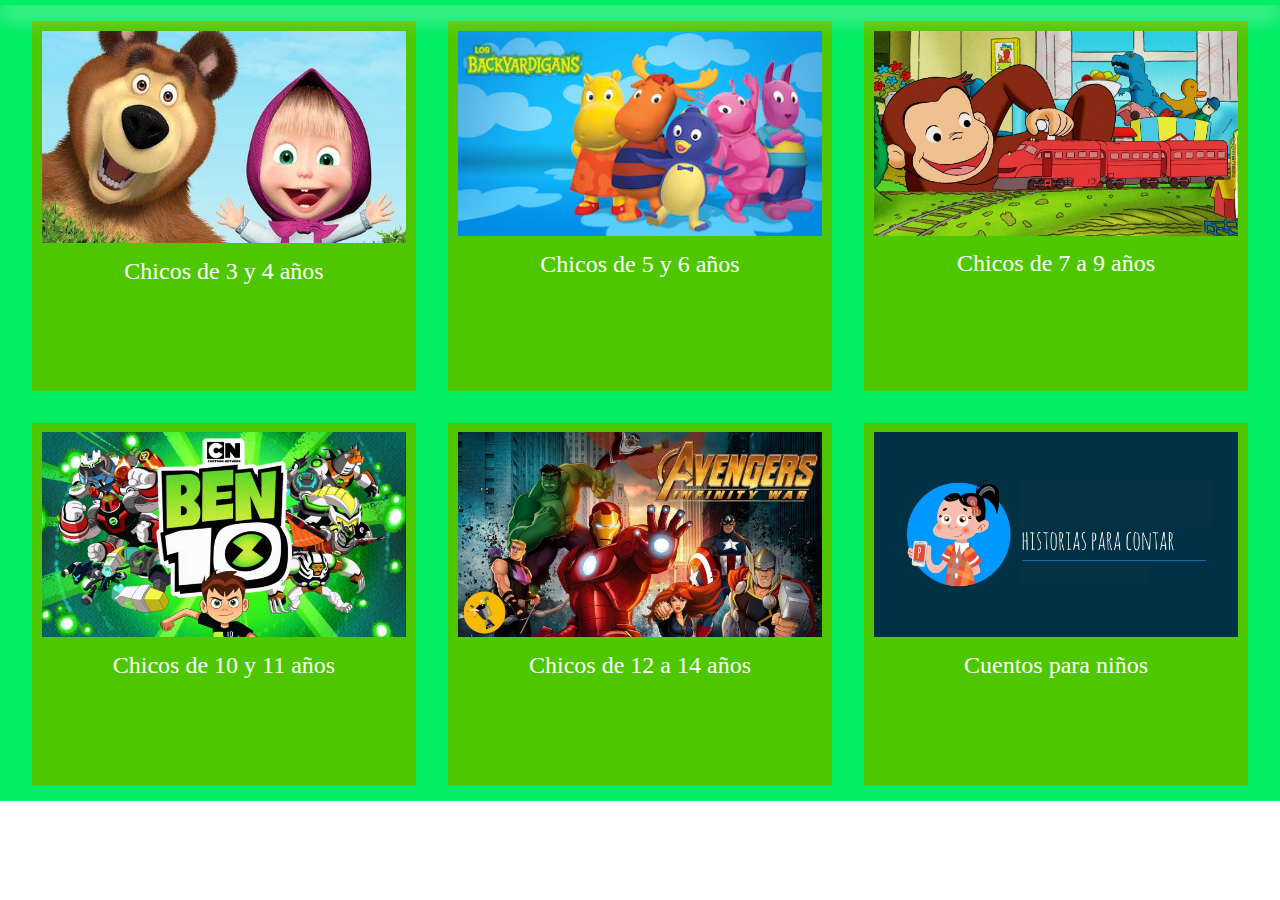
<file: index.html>
<!DOCTYPE html>
<html lang="es">
<head>
	<meta charset="UTF-8">
	<title>Somos HDJ</title>
	<link rel="stylesheet" href="reset.css">
	<link rel="stylesheet" href="styles.css">
	<link rel="stylesheet" href="fonts.css">
</head>
<body>
	
	<div class="container" id="container">
		
		<div class="menu" id="menu">
			
			<!-- <a href="paginas/desafio/index.html"><h1>Mirá el desafío semanal<span>aaa</span></h1> -->
			<!-- <a href="paginas/practica/index.html"><h1><span>aaa</span>Mirá la actividad práctica</h1></a> -->
			<!-- <a href="#" class="tutorial">Tutorial</a> -->

		</div>

		<div class="games" id="games">

			<a href="paginas/3y4/index.html" class="game">
				<img src="images/de3y4.jpg" alt="3 y 4 años">
				<p>Chicos de 3 y 4 años</p>
			</a>
			<a href="paginas/5y6/index.html" class="game">
				<img src="images/de5y6.jpg" alt="5 y 6 años">
				<p>Chicos de 5 y 6 años</p>
			</a>
			<a href="paginas/7a9/index.html" class="game">
				<img src="images/de7a9.jpg" alt="7 a 9 años">
				<p>Chicos de 7 a 9 años</p>
			</a>
			<a href="paginas/10y11/index.html" class="game">
				<img src="images/de10y11.png" alt="10 y 11 años">
				<p>Chicos de 10 y 11 años</p>
			</a>
			<a href="paginas/12a14/index.html" class="game">
				<img src="images/de12a14.jpg" alt="12 a 14 años">
				<p>Chicos de 12 a 14 años</p>
			</a>
			<a href="paginas/libros/index.html" class="game books">
				<img src="images/libros.jpg" alt="Cuentos para niños">
				<p>Cuentos para niños</p>
			</a>

		</div>

		<!-- <a class="tutorial" target="_blank" href="https://www.youtube.com/watch?v=J_dDQTZCLIY">Ayuda</a> -->

	</div>

</body>
</html>
</file>
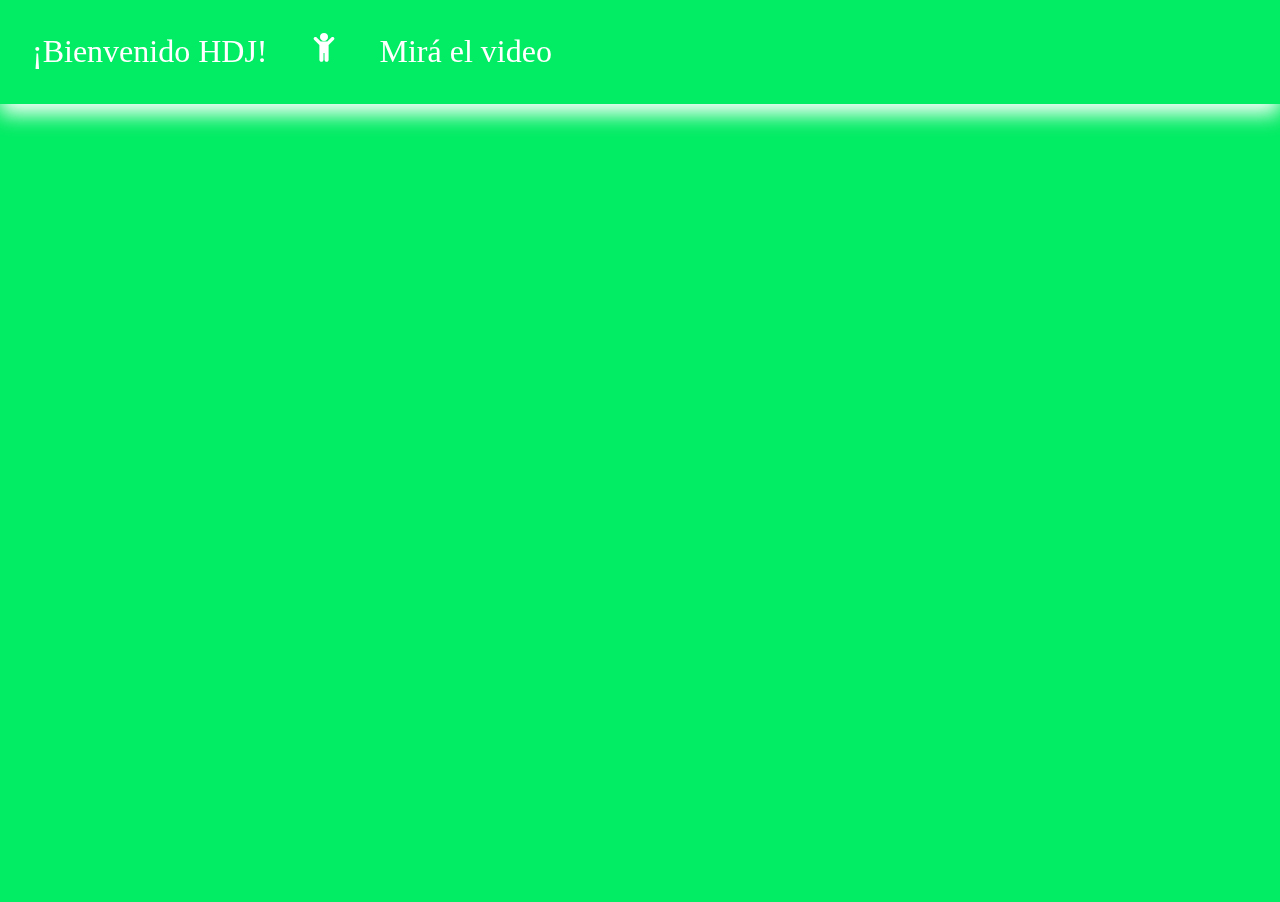
<file: paginas/10y11/index.html>
<!DOCTYPE html>
<html lang="es">
<head>
	<meta charset="UTF-8">
	<title>Para Chicos de 10 y 11 años</title>
	<link rel="stylesheet" href="../../reset.css">
	<link rel="stylesheet" href="../../styles.css">
	<link rel="stylesheet" href="../../fonts.css">
	<link rel="stylesheet" href="../styles.css">
</head>
<body>

	<div class="container" id="container">

		<div class="menu" id="menu">
			<h1>¡Bienvenido HDJ! <span>a</span> Mirá el video</h1>

		</div>
		
		<pre>
			<div class="video-responsive">
				<iframe width="560" height="315" src="https://www.youtube.com/embed/VQ4xlWLr-i0" frameborder="0" allow="accelerometer; autoplay; clipboard-write; encrypted-media; gyroscope; picture-in-picture" allowfullscreen></iframe>
			</div>
		</pre>
<!-- 		<div class="tarea">
			
			<h1><a>Actividades</a></h1>

			<h1>¡Cumplir con las propuestas de la seño Vale sobre tomar agua, comer bien y hacer ejercicio!</h1>

 			<div class="act-images" style="flex-wrap: wrap;">
				
				<a href="actividad1.jpg" style="width:45%"><img src="actividad1.jpg" alt="actividad1"></a>
				<a href="actividad2.jpg" style="width:45%"><img src="actividad2.jpg" alt="actividad2"></a>

			</div>

		</div> -->

<!-- 		<div class="actividad">
			
			<div class="act-pregunta">
				
				<p>¿Ya miraste el video?</p>
				<div class="options">
					
					<p>Si</p>
					<p><a href="#">No</a></p>

				</div>

			</div>

			<div class="act">

				<iframe width="795" height="690" frameborder="0" src="https://es.educaplay.com/juego/6471350-quinto_mandamiento.html"></iframe>

				<p style="border-bottom: 5px double green;padding: .5em 0;"></p>

				<iframe width="795" height="690" frameborder="0" src="https://es.educaplay.com/juego/6472472-quinto_mandamiento.html"></iframe>

				<p style="border-bottom: 5px double green;padding: .5em 0;"></p>

				<iframe width="795" height="690" frameborder="0" src="https://es.educaplay.com/juego/6472354-quinto_mandamiento.html"></iframe>
				
			</div>

		</div> -->

	</div>

	<script type="text/javascript" src="../jquery.min.js"></script>
	<script type="text/javascript" src="../script.js"></script>
	
</body>
</html>
</file>
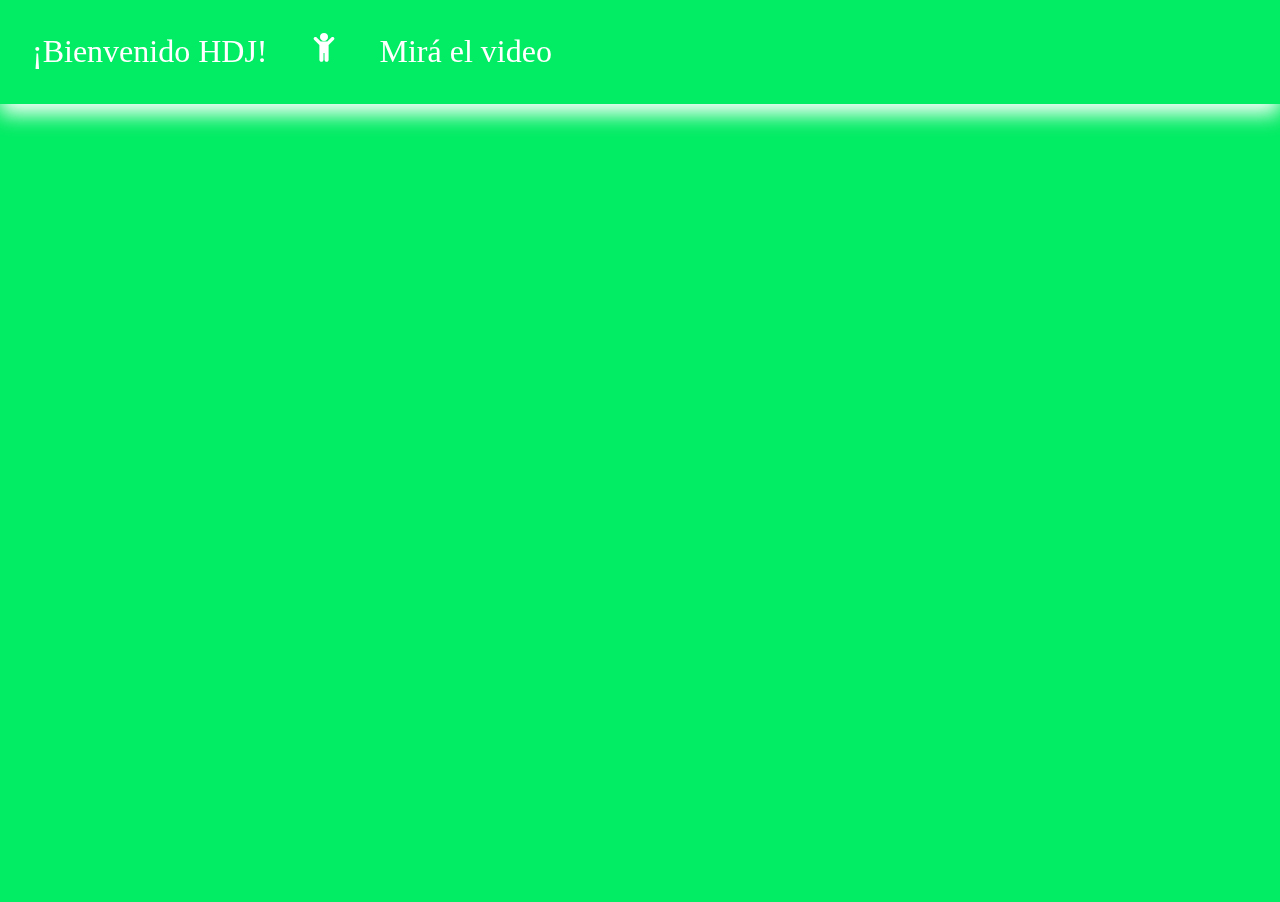
<file: paginas/12a14/index.html>
<!DOCTYPE html>
<html lang="es">
<head>
	<meta charset="UTF-8">
	<title>Para Chicos de 12 a 14 años</title>
	<link rel="stylesheet" href="../../reset.css">
	<link rel="stylesheet" href="../../styles.css">
	<link rel="stylesheet" href="../../fonts.css">
	<link rel="stylesheet" href="../styles.css">
</head>
<body>

	<div class="container" id="container">

		<div class="menu" id="menu">
			<h1>¡Bienvenido HDJ! <span>a</span> Mirá el video</h1>

		</div>
		
		<pre>
			<div class="video-responsive">
				<iframe width="560" height="315" src="https://www.youtube.com/embed/VQ4xlWLr-i0" frameborder="0" allow="accelerometer; autoplay; clipboard-write; encrypted-media; gyroscope; picture-in-picture" allowfullscreen></iframe>
			</div>
		</pre>

<!-- 		<div class="tarea">
			
			<h1><a>Actividades</a></h1>

			<h1>¡Cumplir con las propuestas de la seño Vale sobre tomar agua, comer bien y hacer ejercicio!</h1>

			<div class="act-images">
				
				<a href="actividad1.jpg"><img src="actividad1.jpg" alt="actividad1"></a>

			</div>

		</div>
 -->
<!-- 		<div class="actividad">
			
			<div class="act-pregunta">
				
				<p>¿Ya miraste el video?</p>
				<div class="options">
					
					<p>Si</p>
					<p><a href="#">No</a></p>

				</div>

			</div>

			<div class="act">

				<iframe width="795" height="690" frameborder="0" src="https://es.educaplay.com/juego/5951725-jesus_sana_a_un_ciego.html"></iframe>

				<p style="border-bottom: 5px double green;padding: .5em 0;"></p>

				<iframe width="795" height="690" frameborder="0" src="https://es.educaplay.com/juego/6038398-jesus_y_la_multiplicacion.html"></iframe>
				
			</div>

		</div> -->

	</div>

	<script type="text/javascript" src="../jquery.min.js"></script>
	<script type="text/javascript" src="../script.js"></script>
	
</body>
</html>
</file>
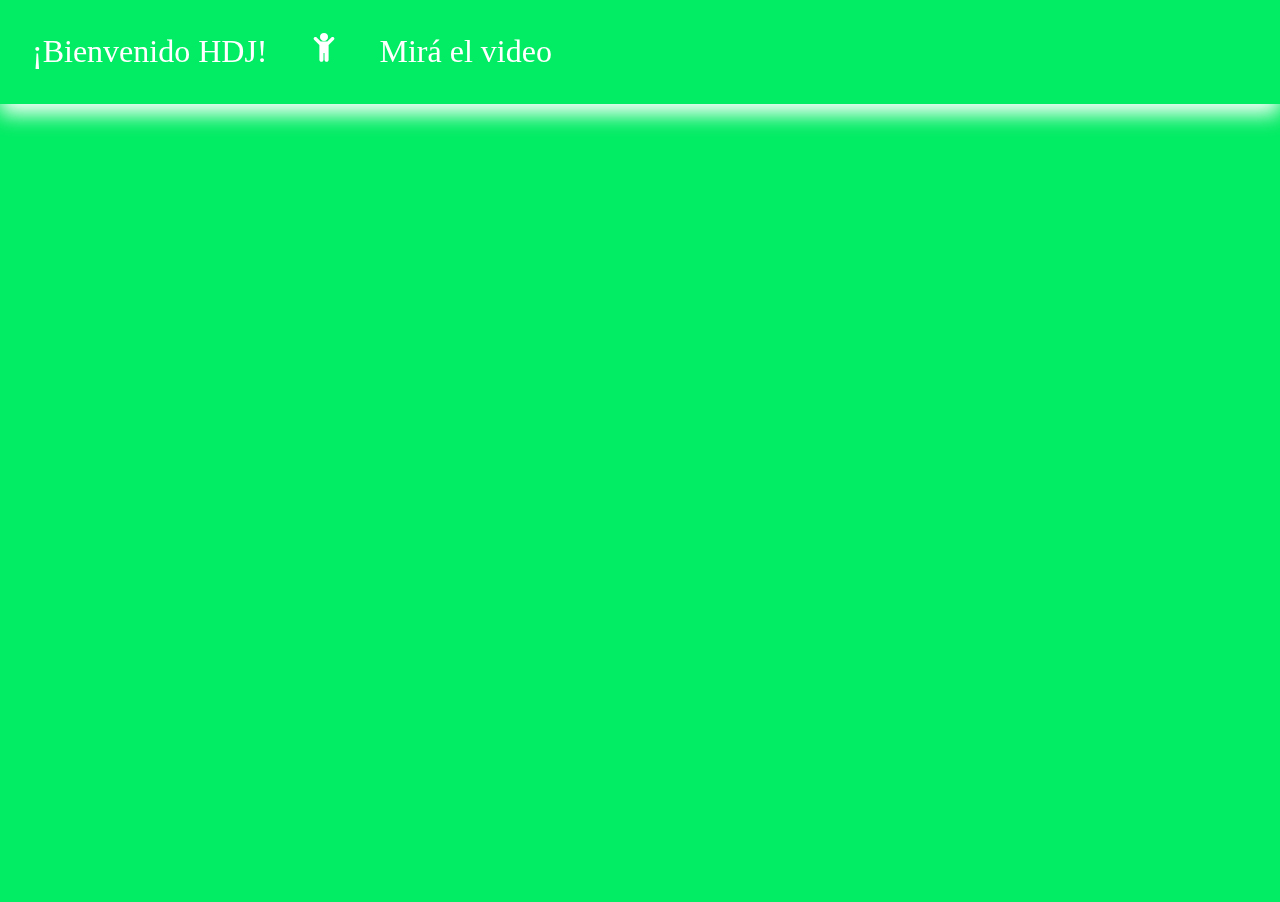
<file: paginas/3y4/index.html>
<!DOCTYPE html>
<html lang="es">
<head>
	<meta charset="UTF-8">
	<title>Para Chicos de 3 y 4 años</title>
	<link rel="stylesheet" href="../../reset.css">
	<link rel="stylesheet" href="../../styles.css">
	<link rel="stylesheet" href="../../fonts.css">
	<link rel="stylesheet" href="../styles.css">
</head>
<body>

	<div class="container" id="container">

		<div class="menu" id="menu">
			<h1>¡Bienvenido HDJ! <span>a</span> Mirá el video</h1>

		</div>
		
		<pre>
			<div class="video-responsive">
				<iframe width="560" height="315" src="https://www.youtube.com/embed/VQ4xlWLr-i0" frameborder="0" allow="accelerometer; autoplay; clipboard-write; encrypted-media; gyroscope; picture-in-picture" allowfullscreen></iframe>
			</div>
		</pre>
<!-- 		<div class="tarea">
			
			<h1><a>Actividades</a></h1>

			<h1>¡Cumplir con las propuestas de la seño Vale sobre tomar agua, comer bien y hacer ejercicio!</h1>

 			<div class="act-images">
				
				<a href="actividad1.jpg"><img src="actividad1.jpg" alt="actividad1"></a>

			</div> 

		</div>
 -->
<!-- 		<div class="actividad">
			
			<div class="act-pregunta">
				
				<p>¿Ya miraste el video?</p>
				<div class="options">
					
					<p>Si</p>
					<p><a href="#">No</a></p>

				</div>

			</div>

			<div class="act">

				<iframe width="795" height="690" frameborder="0" src="https://es.educaplay.com/juego/6472414-quinto_mandamiento.html"></iframe>

				<p style="border-bottom: 5px double green;padding: .5em 0;"></p>

			</div>

		</div> -->

	</div>

	<script type="text/javascript" src="../jquery.min.js"></script>
	<script type="text/javascript" src="../script.js"></script>
	
</body>
</html>
</file>
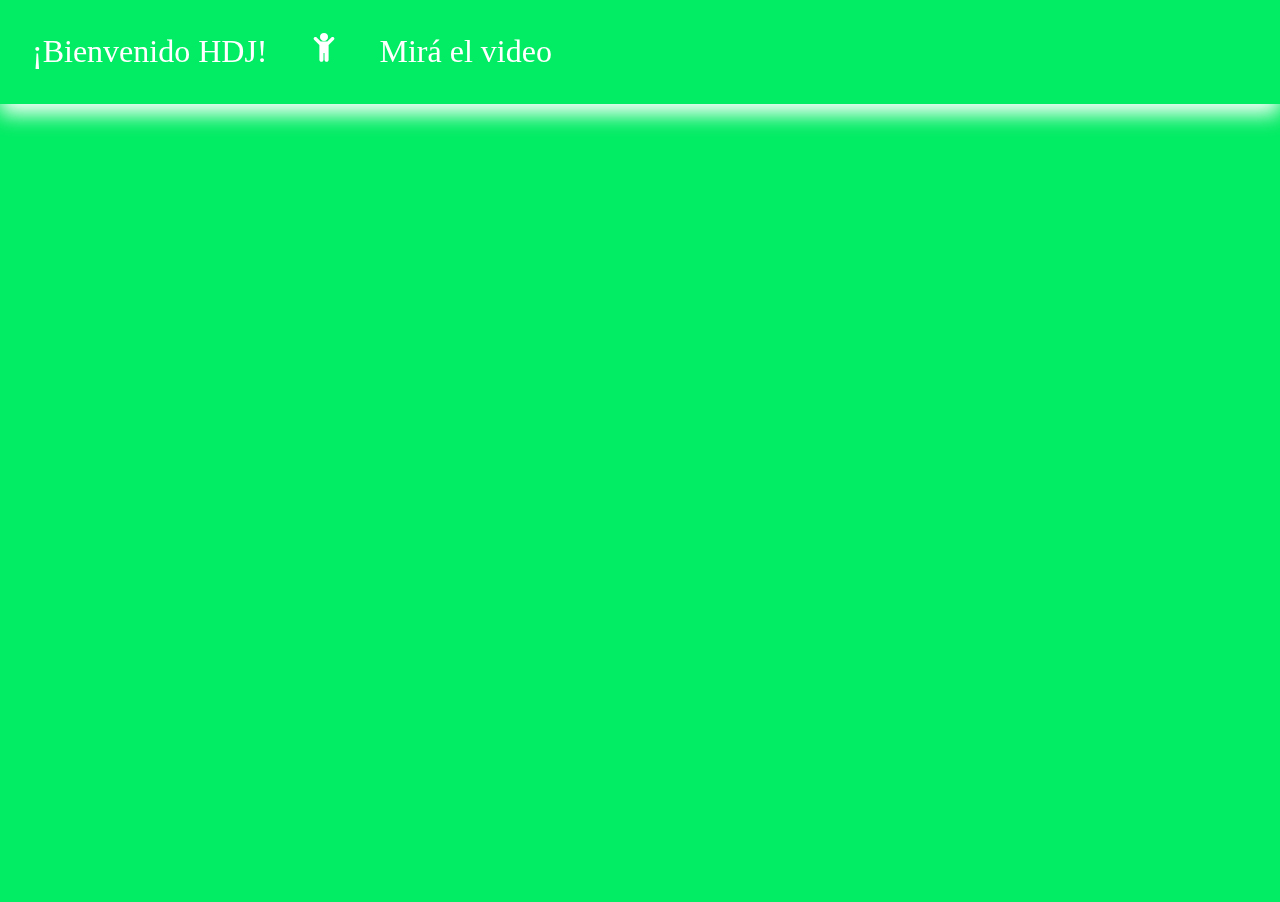
<file: paginas/5y6/index.html>
<!DOCTYPE html>
<html lang="es">
<head>
	<meta charset="UTF-8">
	<title>Para Chicos de 5 y 6 años</title>
	<link rel="stylesheet" href="../../reset.css">
	<link rel="stylesheet" href="../../styles.css">
	<link rel="stylesheet" href="../../fonts.css">
	<link rel="stylesheet" href="../styles.css">
</head>
<body>

	<div class="container" id="container">

		<div class="menu" id="menu">
			<h1>¡Bienvenido HDJ! <span>a</span> Mirá el video</h1>

		</div>
		
		<pre>
			<div class="video-responsive">
				<iframe width="560" height="315" src="https://www.youtube.com/embed/VQ4xlWLr-i0" frameborder="0" allow="accelerometer; autoplay; clipboard-write; encrypted-media; gyroscope; picture-in-picture" allowfullscreen></iframe>
			</div>
		</pre>

<!-- 		<div class="tarea">
			
			<h1><a>Actividades</a></h1>

			<h1>¡Cumplir con las propuestas de la seño Vale sobre tomar agua, comer bien y hacer ejercicio!</h1>
			
			<div class="act-images">
				
				<a href="actividad1.jpg"><img src="actividad1.jpg" alt="actividad1"></a>

			</div>

		</div> -->

<!-- 		<div class="actividad">
			
			<div class="act-pregunta">
				
				<p>¿Ya miraste el video?</p>
				<div class="options">
					
					<p>Si</p>
					<p><a href="#">No</a></p>

				</div>

			</div>

			<div class="act">

				<iframe width="795" height="690" frameborder="0" src="https://es.educaplay.com/juego/6472414-quinto_mandamiento.html"></iframe>
				
				<p style="border-bottom: 5px double green;padding: .5em 0;"></p>

				<iframe width="795" height="690" frameborder="0" src="https://es.educaplay.com/juego/6472442-quinto_mandamiento.html"></iframe>
				
			</div>

		</div> -->

	</div>

	<script type="text/javascript" src="../jquery.min.js"></script>
	<script type="text/javascript" src="../script.js"></script>
	
</body>
</html>
</file>
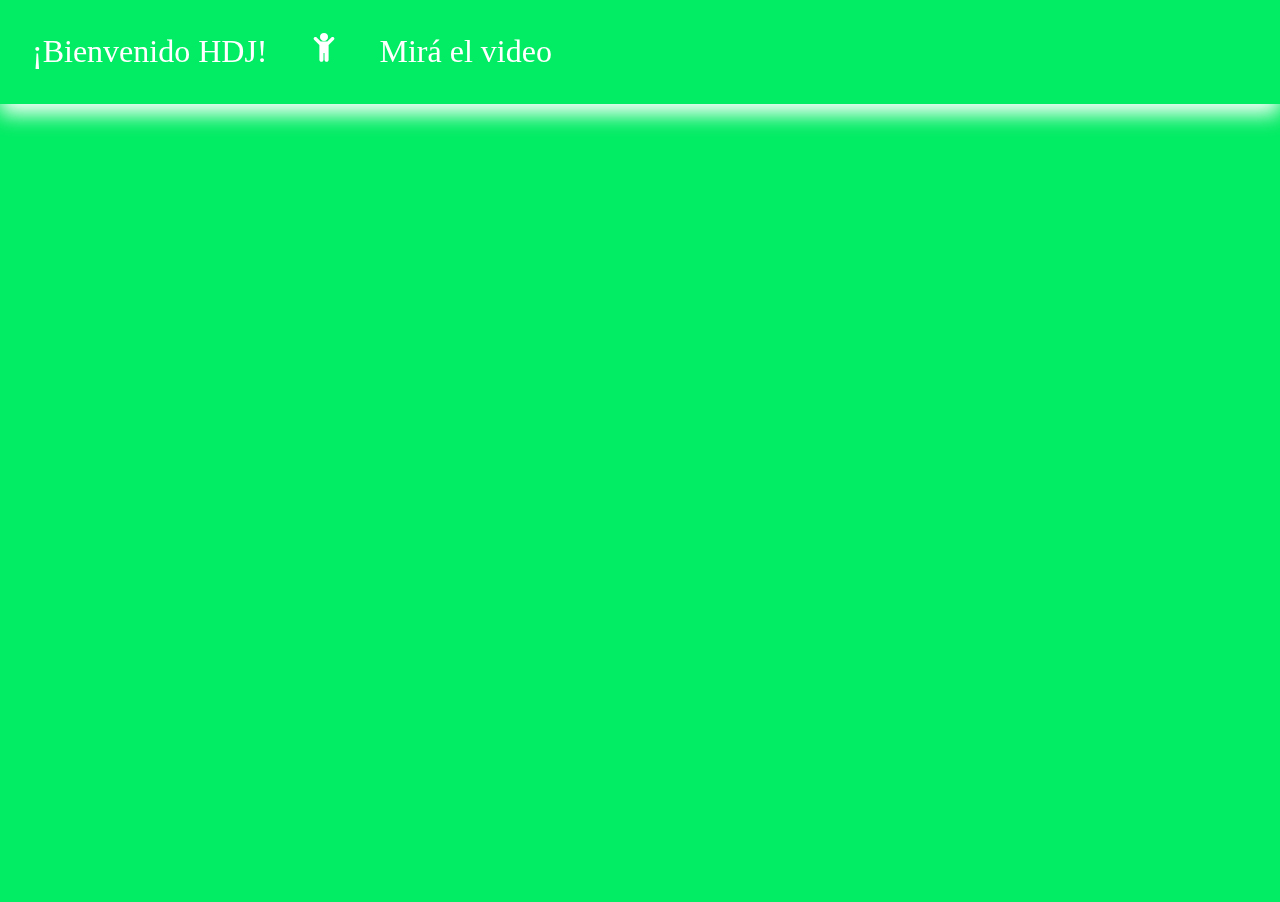
<file: paginas/7a9/index.html>
<!DOCTYPE html>
<html lang="es">
<head>
	<meta charset="UTF-8">
	<title>Para Chicos de 7 a 9 años</title>
	<link rel="stylesheet" href="../../reset.css">
	<link rel="stylesheet" href="../../styles.css">
	<link rel="stylesheet" href="../../fonts.css">
	<link rel="stylesheet" href="../styles.css">
</head>
<body>

	<div class="container" id="container">

		<div class="menu" id="menu">
			<h1>¡Bienvenido HDJ! <span>a</span> Mirá el video</h1>

		</div>
		
		<pre>
			<div class="video-responsive">
				<iframe width="560" height="315" src="https://www.youtube.com/embed/VQ4xlWLr-i0" frameborder="0" allow="accelerometer; autoplay; clipboard-write; encrypted-media; gyroscope; picture-in-picture" allowfullscreen></iframe>
			</div>
		</pre>
<!-- 		<div class="tarea">
			
			<h1><a>Actividades</a></h1>

			<h1>¡Cumplir con las propuestas de la seño Vale sobre tomar agua, comer bien y hacer ejercicio!</h1>

			<div class="act-images">
				
				<a href="actividad1.jpg"><img src="actividad1.jpg" alt="actividad1"></a>
				<a href="actividad2.jpg"><img src="actividad2.jpg" alt="actividad2"></a>

			</div>

		</div> -->

<!-- 		<div class="actividad">
			
			<div class="act-pregunta">
				
				<p>¿Ya miraste el video?</p>
				<div class="options">
					
					<p>Si</p>
					<p><a href="#">No</a></p>

				</div>

			</div>

			<div class="act">

				<iframe width="795" height="690" frameborder="0" src="https://es.educaplay.com/juego/6472414-quinto_mandamiento.html"></iframe>
				
				<p style="border-bottom: 5px double green;padding: .5em 0;"></p>

				<iframe width="795" height="690" frameborder="0" src="https://es.educaplay.com/juego/6472442-quinto_mandamiento.html"></iframe>

				<p style="border-bottom: 5px double green;padding: .5em 0;"></p>

				<iframe width="795" height="690" frameborder="0" src="https://es.educaplay.com/juego/6471350-quinto_mandamiento.html"></iframe>
				
			</div>

		</div> -->

	</div>

	<script type="text/javascript" src="../jquery.min.js"></script>
	<script type="text/javascript" src="../script.js"></script>
	
</body>
</html>
</file>
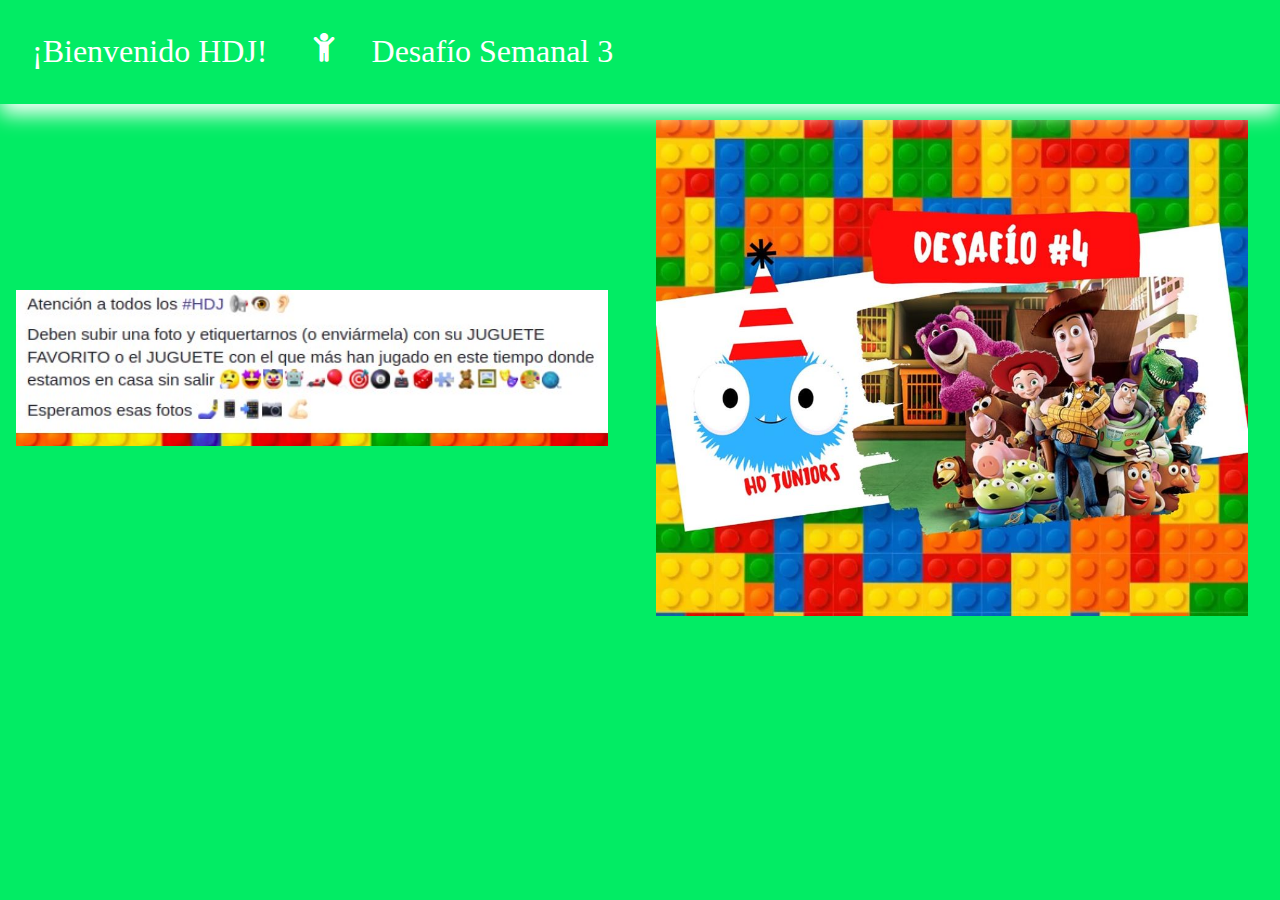
<file: paginas/desafio/index.html>
<!DOCTYPE html>
<html lang="es">
<head>
	<meta charset="UTF-8">
	<title>Desafío semanal</title>
	<link rel="stylesheet" href="../../reset.css">
	<link rel="stylesheet" href="../../styles.css">
	<link rel="stylesheet" href="../../fonts.css">
	<link rel="stylesheet" href="../styles.css">
</head>
<body>

	<div class="container" id="container">

		<div class="menu" id="menu">
			<h1>¡Bienvenido HDJ! <span>a</span>Desafío Semanal 3</h1>

		</div>

		<div class="tarea">
			
			<div class="act-images">
				
				<a href="actividad1.jpg"><img src="actividad1.jpg" alt="actividad1"></a>
				<a href="actividad2.jpg"><img src="actividad2.jpg" alt="actividad2"></a>

			</div>

		</div>

	</div>
	
</body>
</html>
</file>
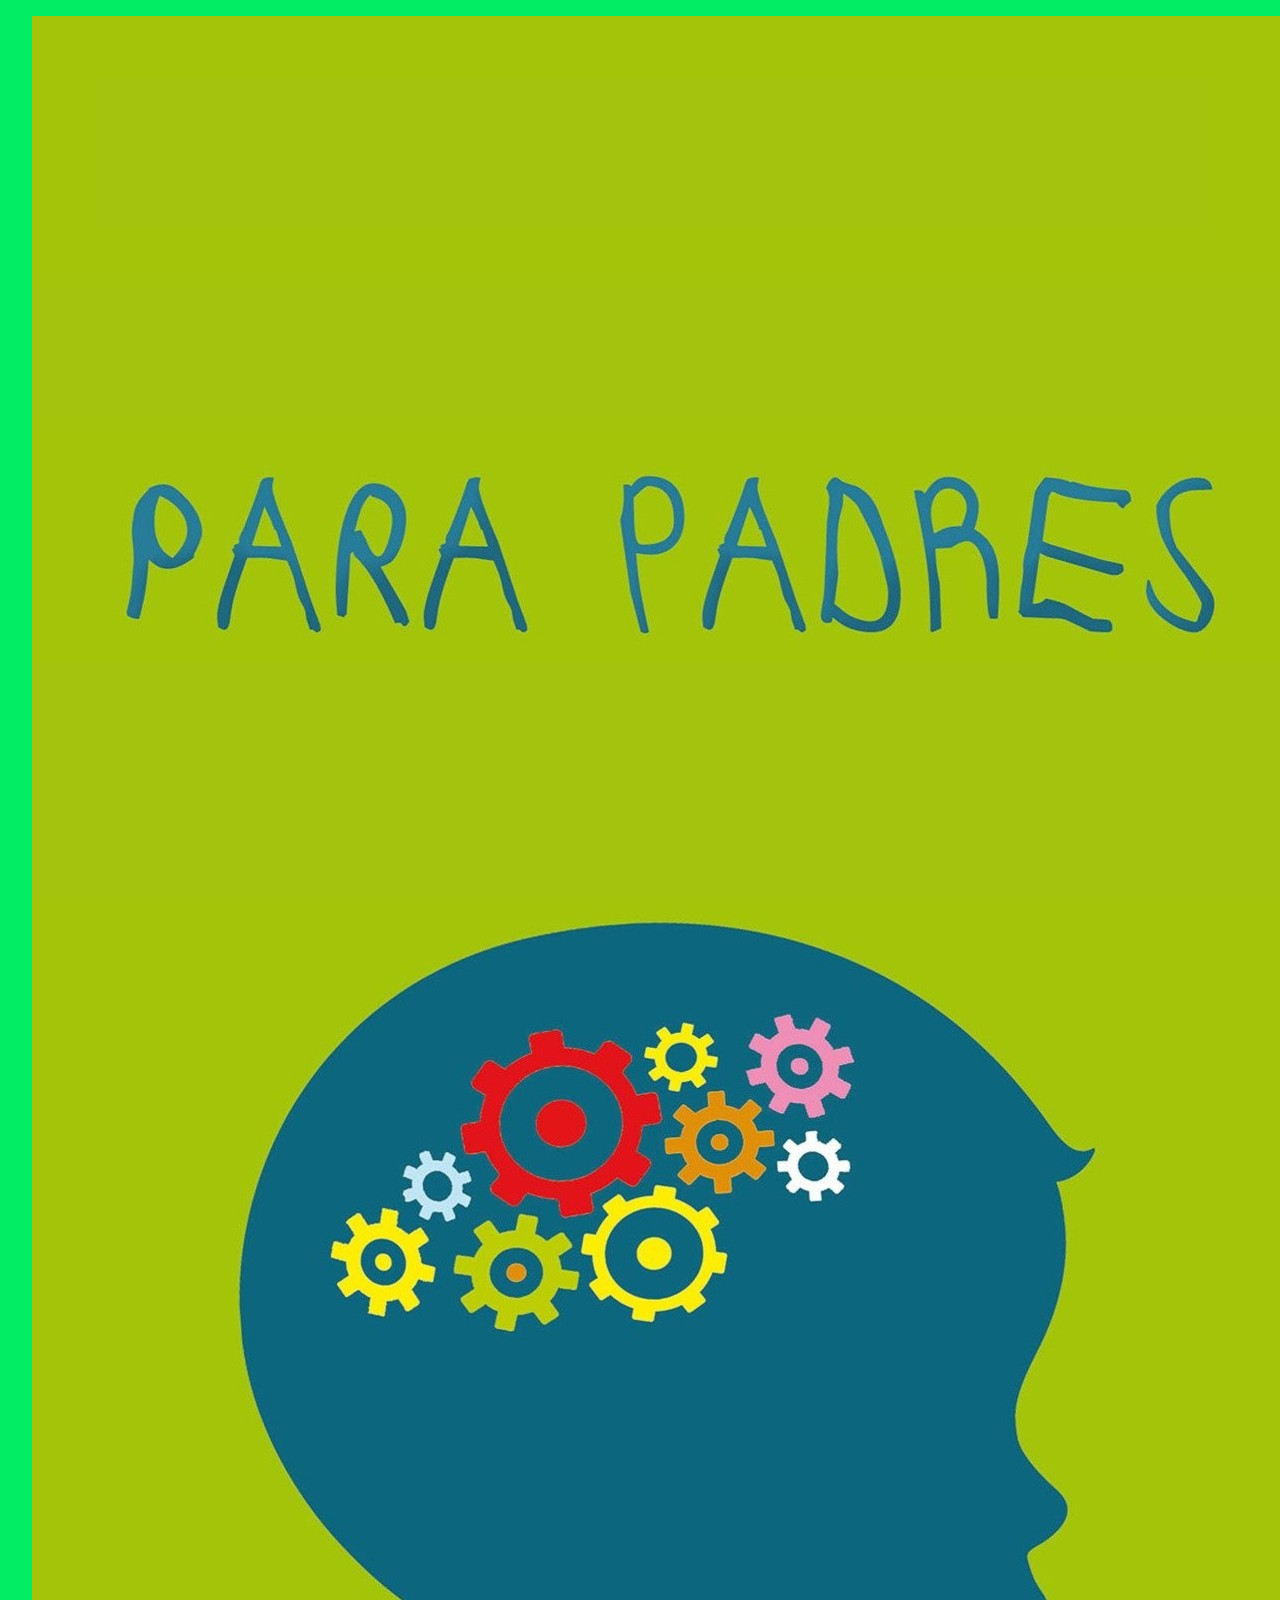
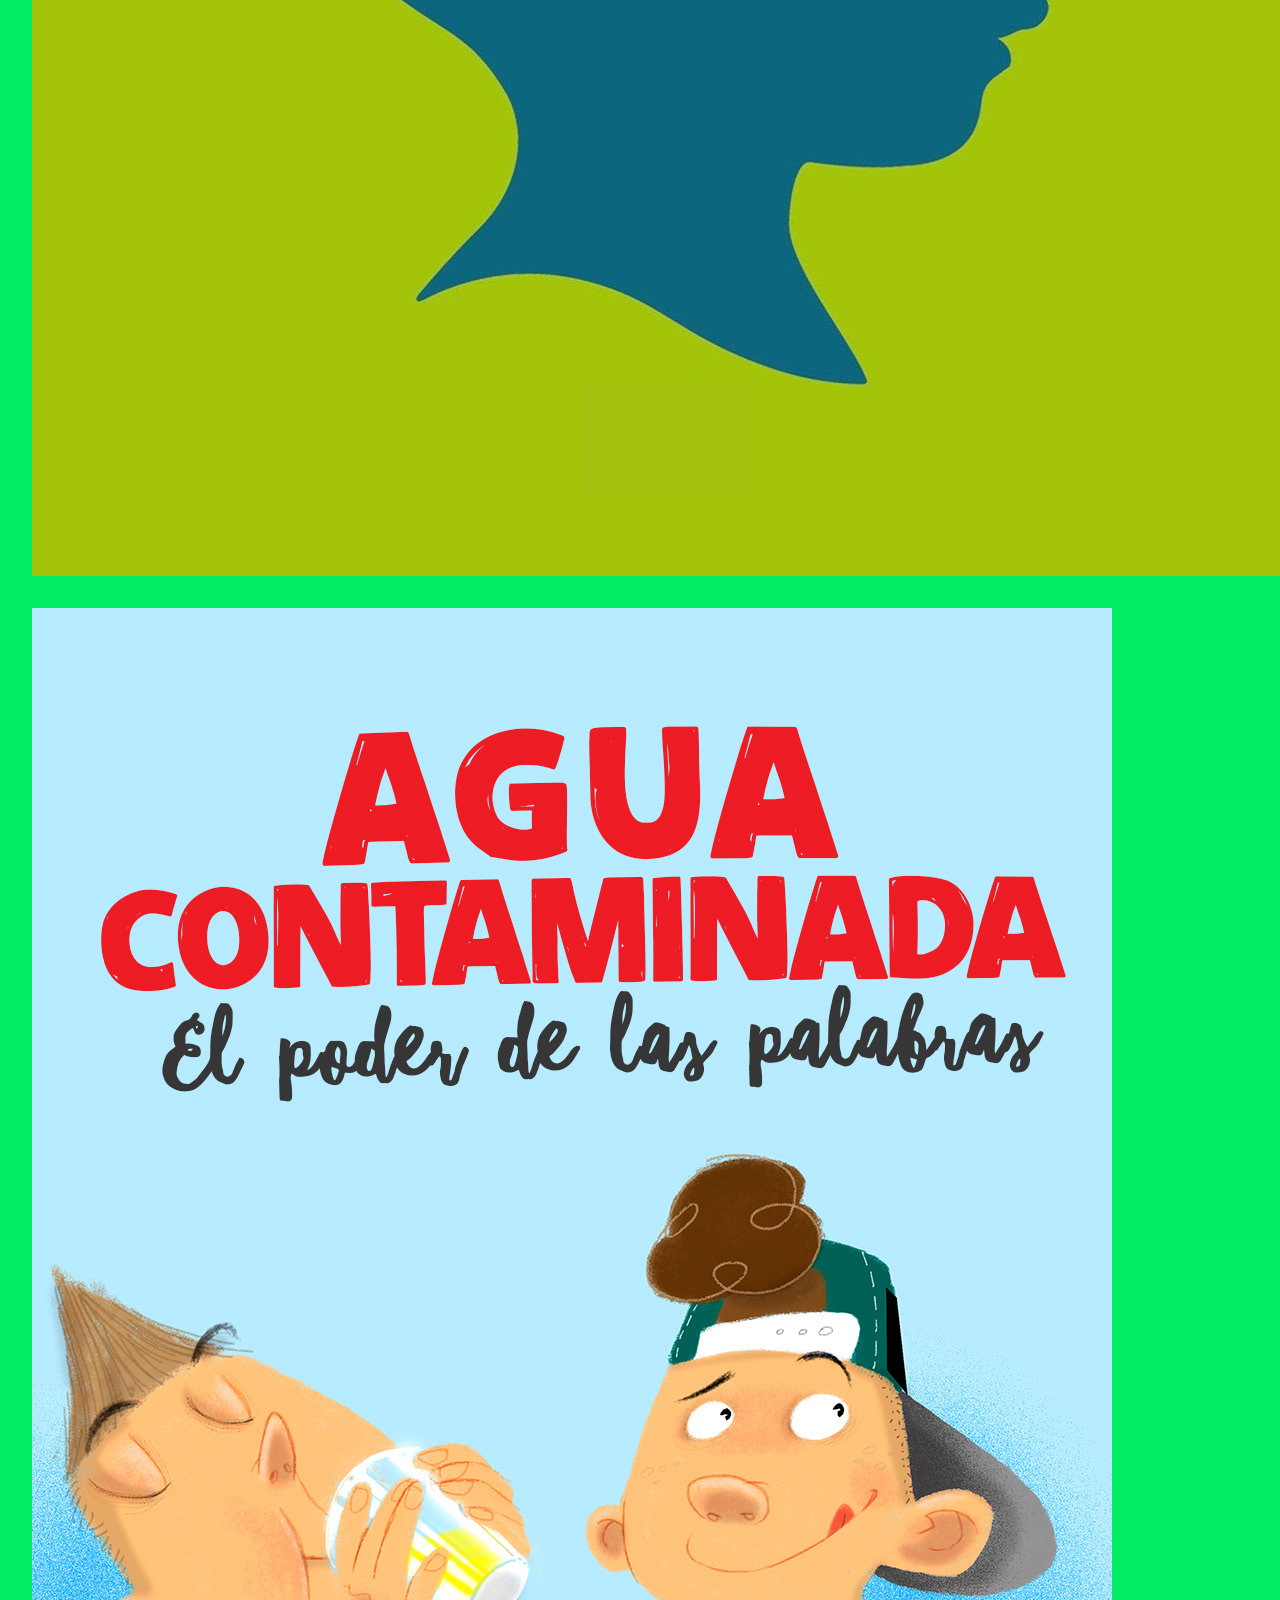
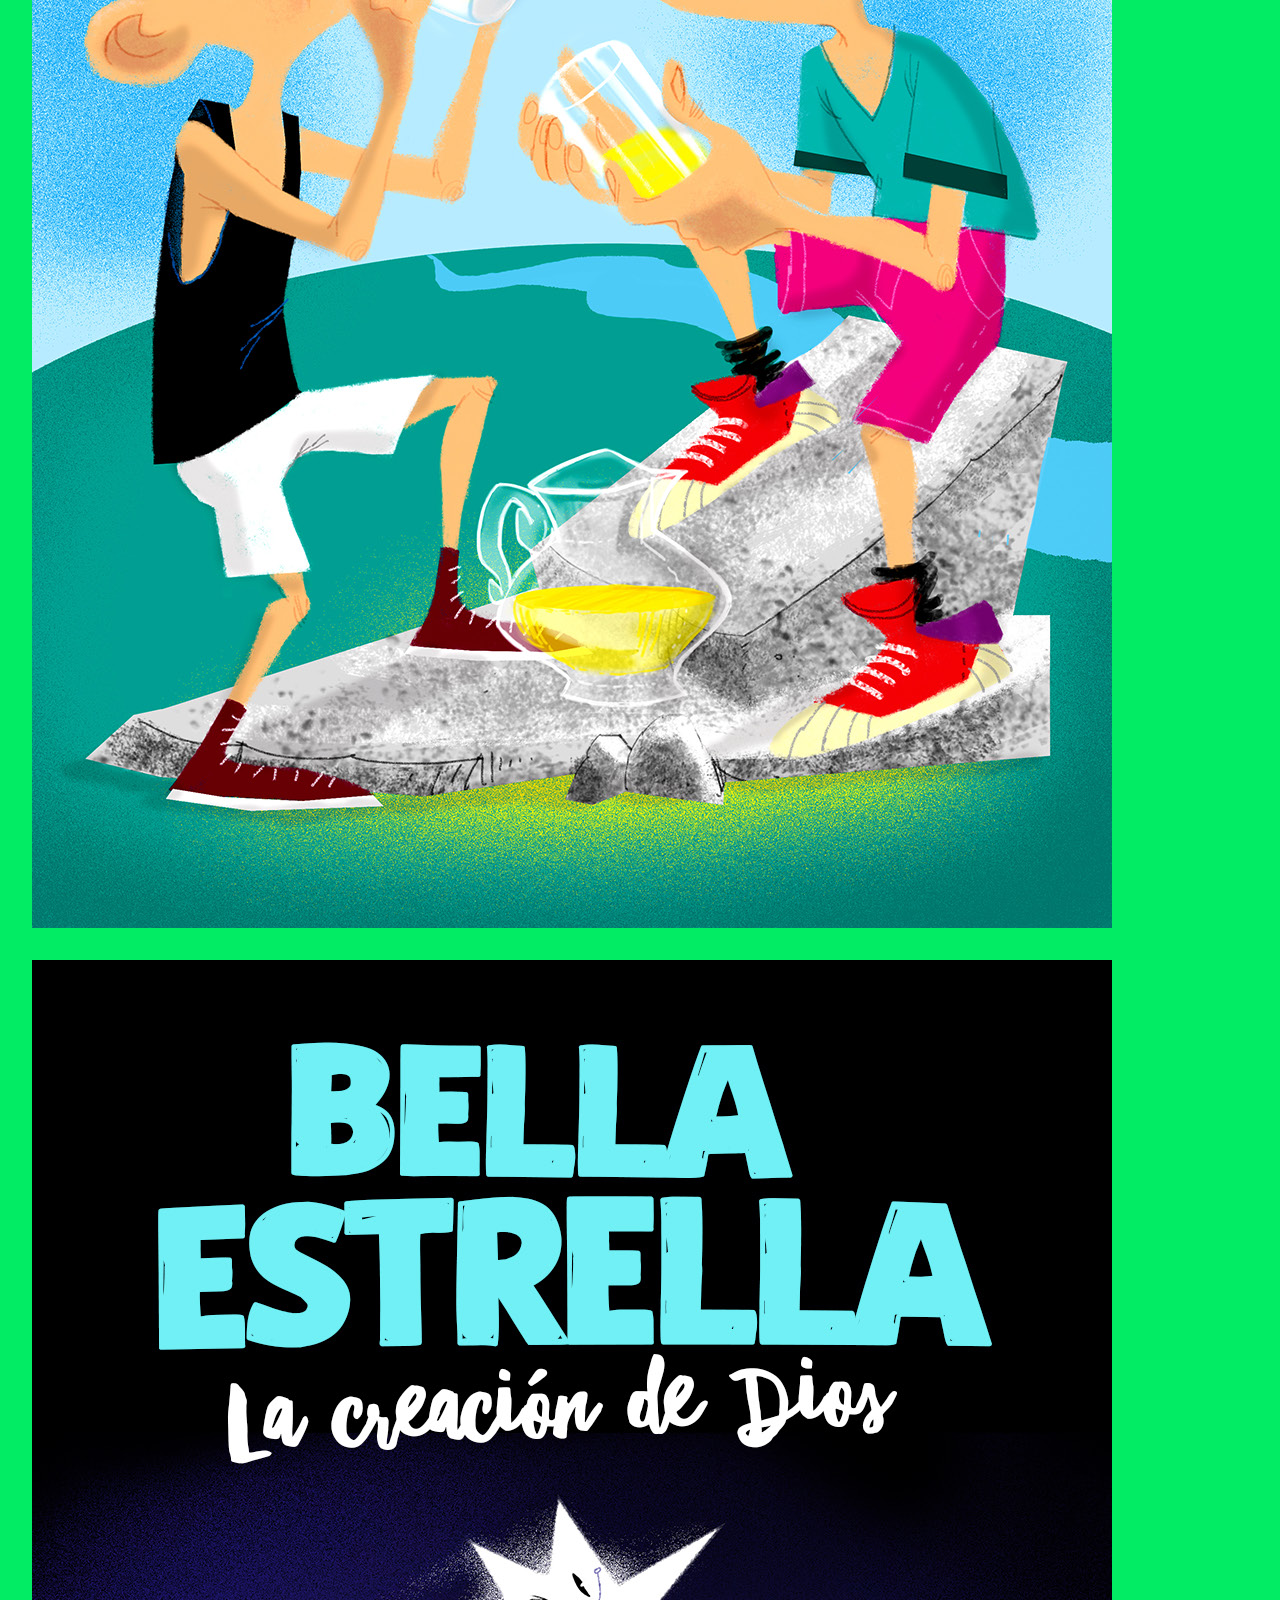
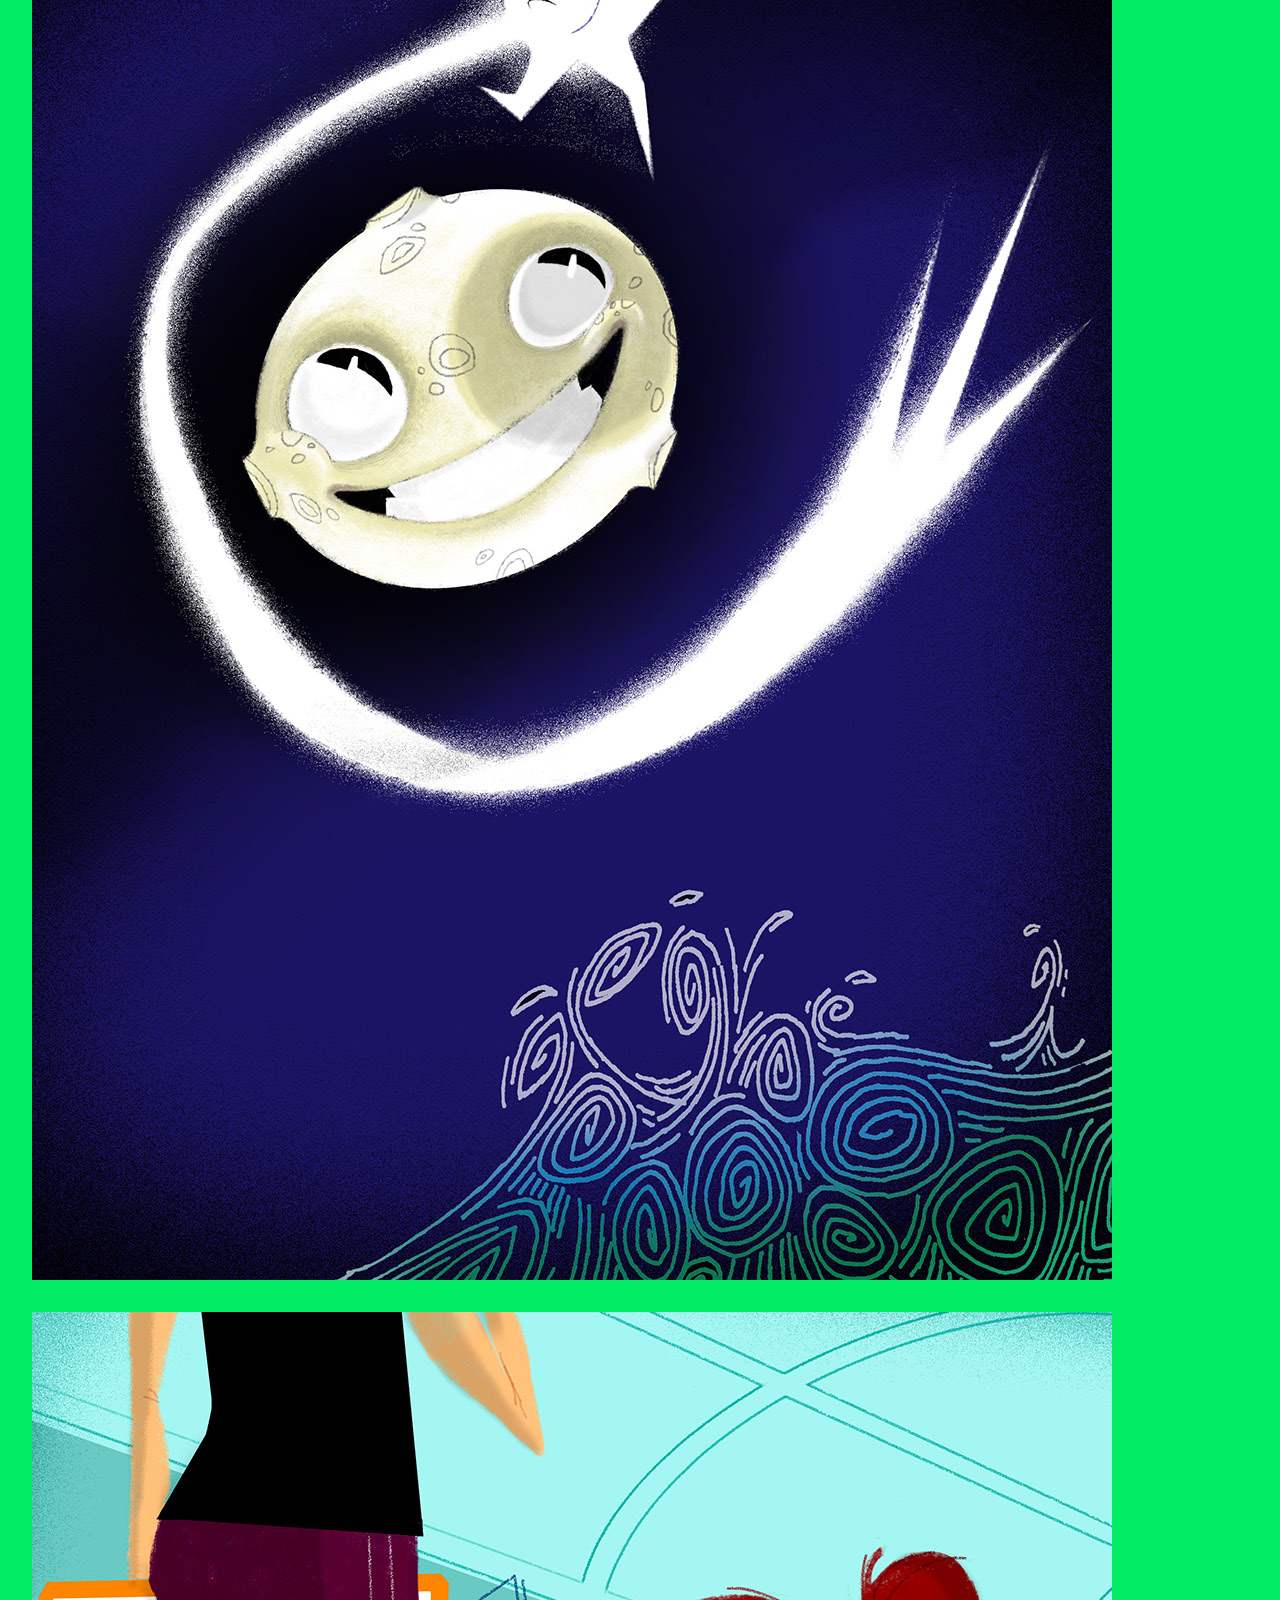
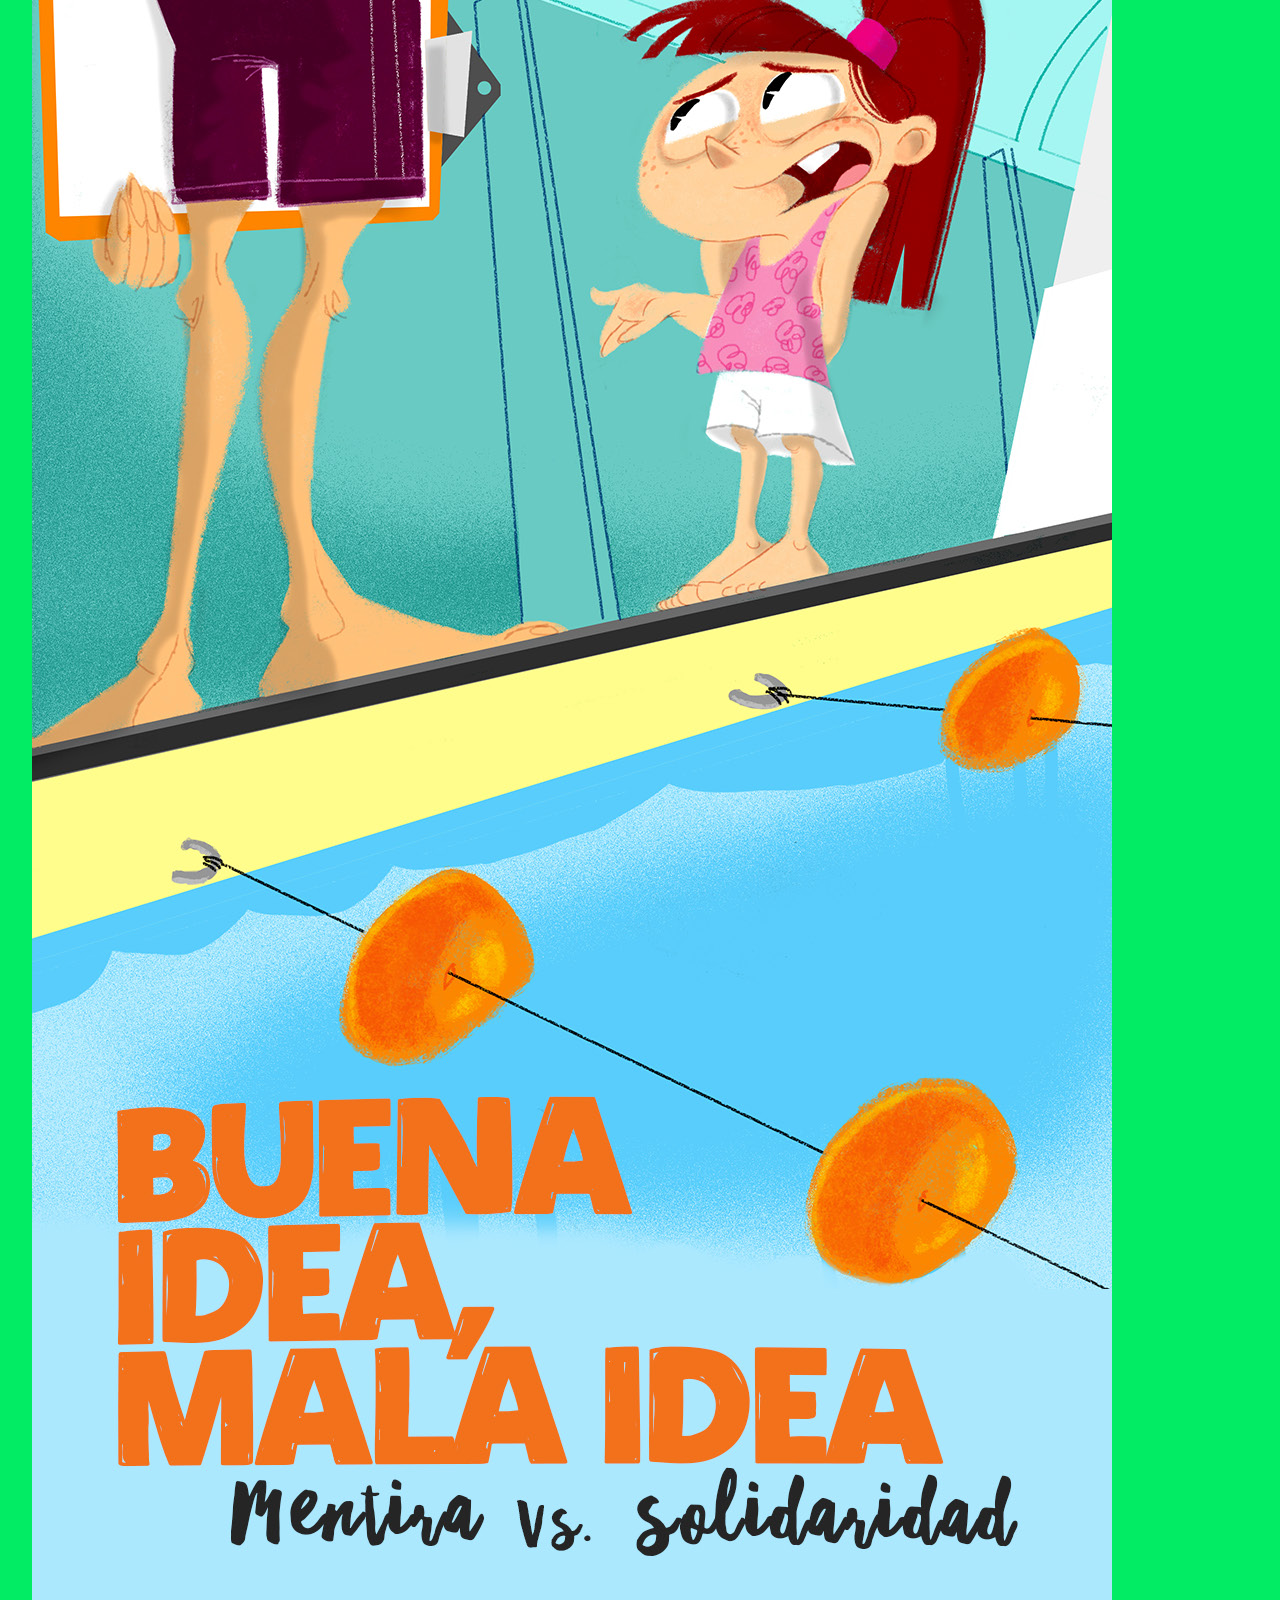
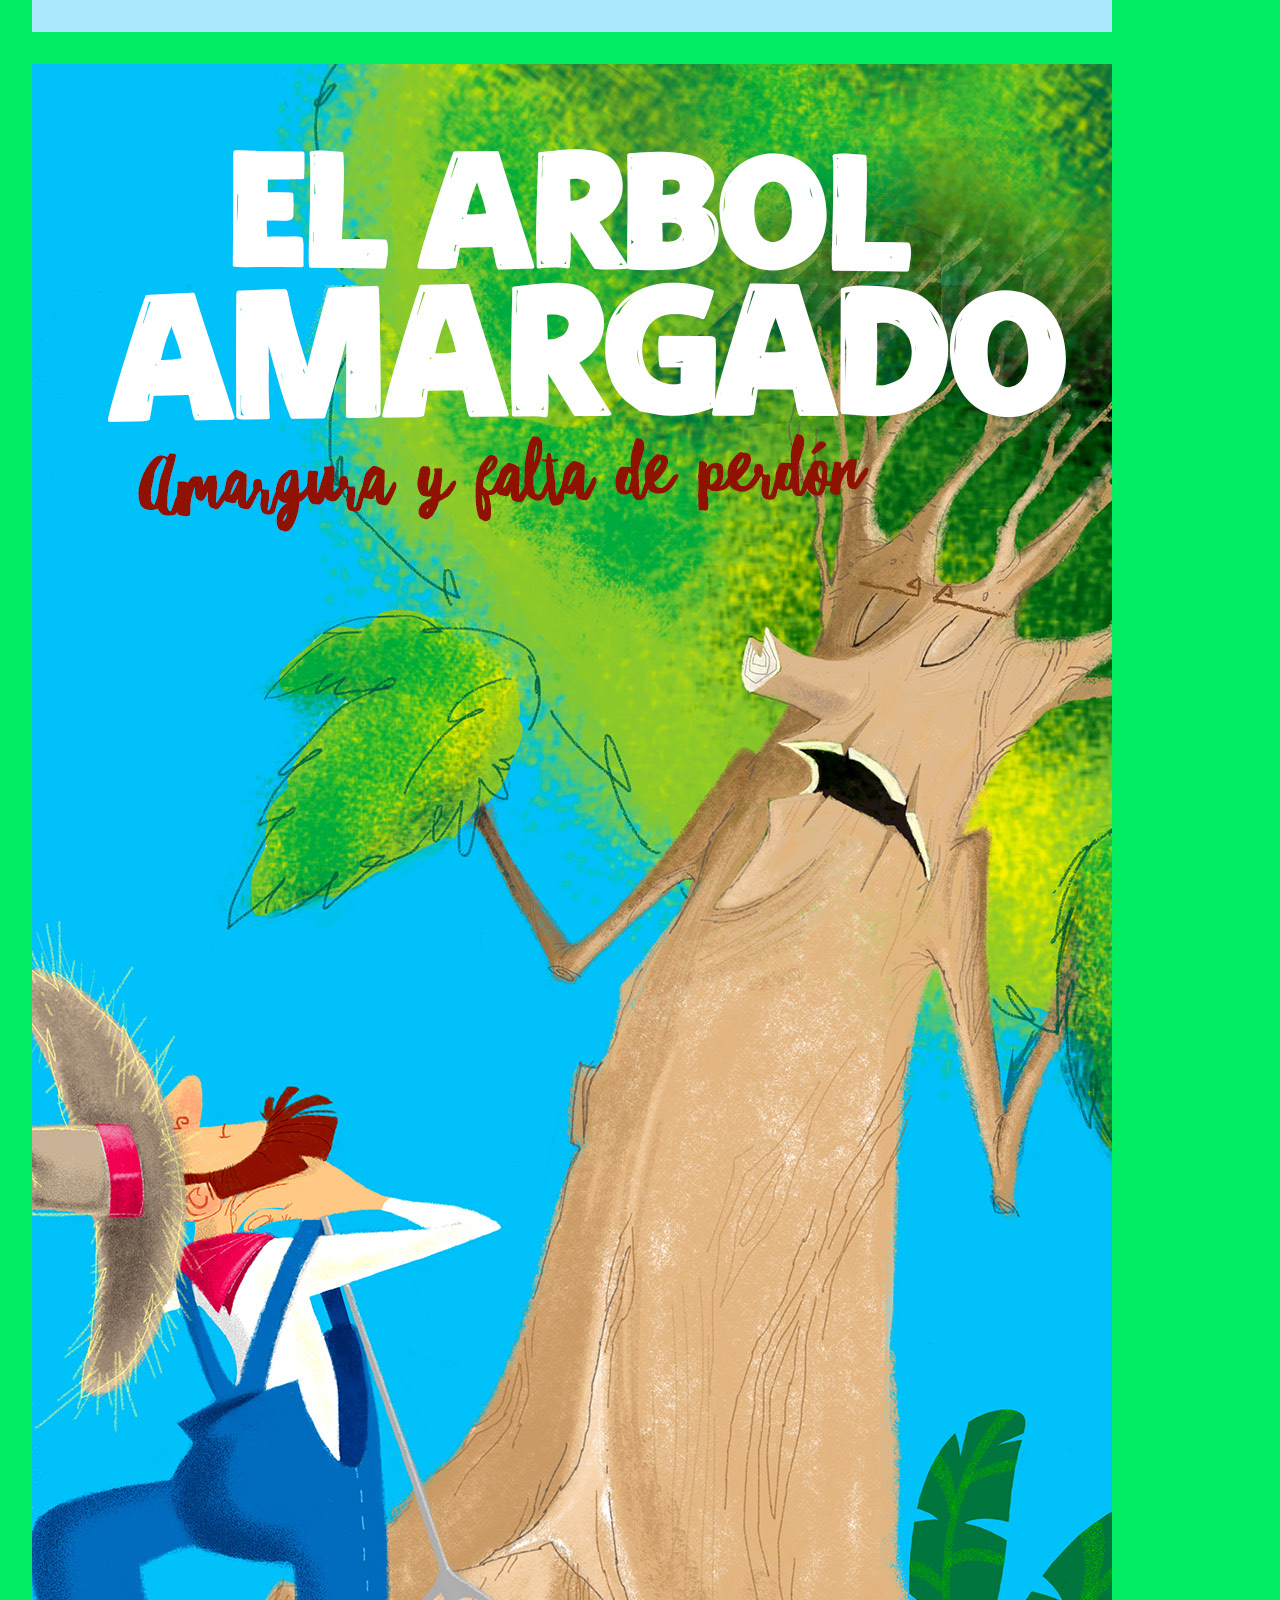
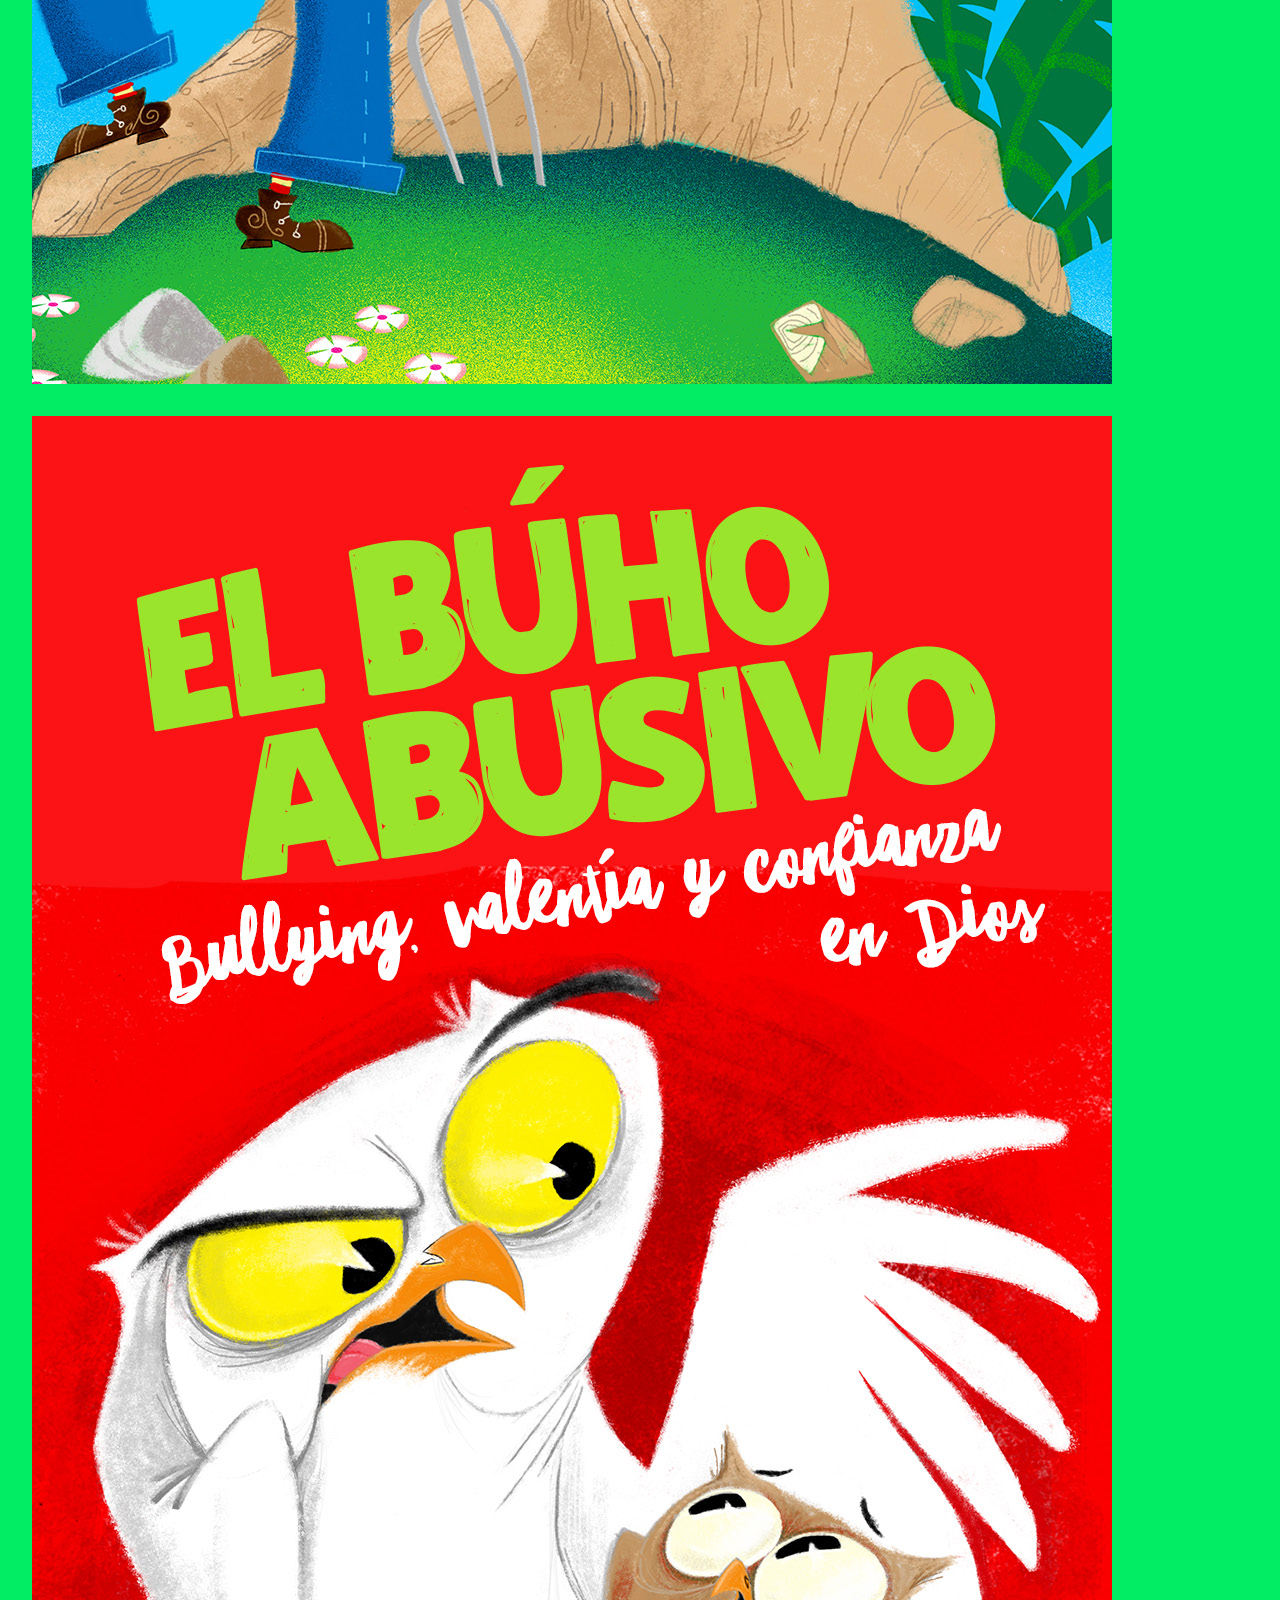
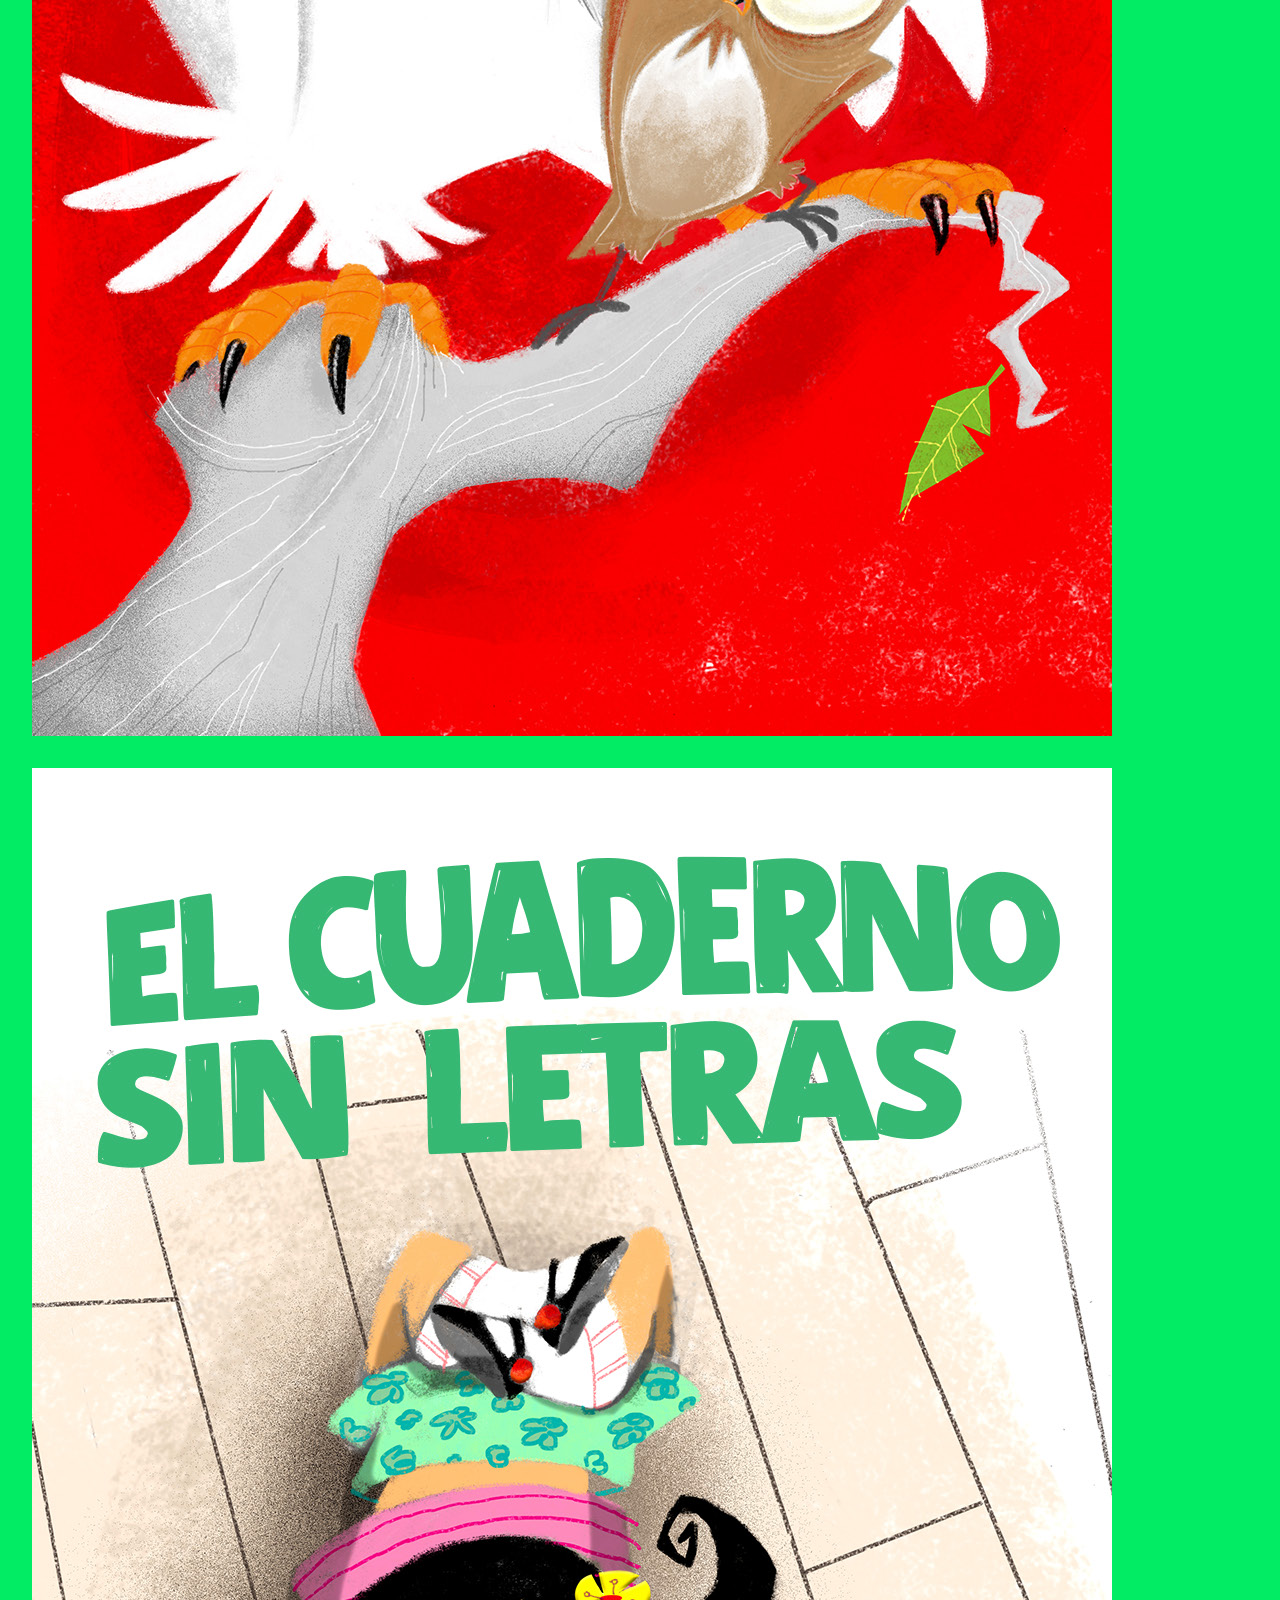
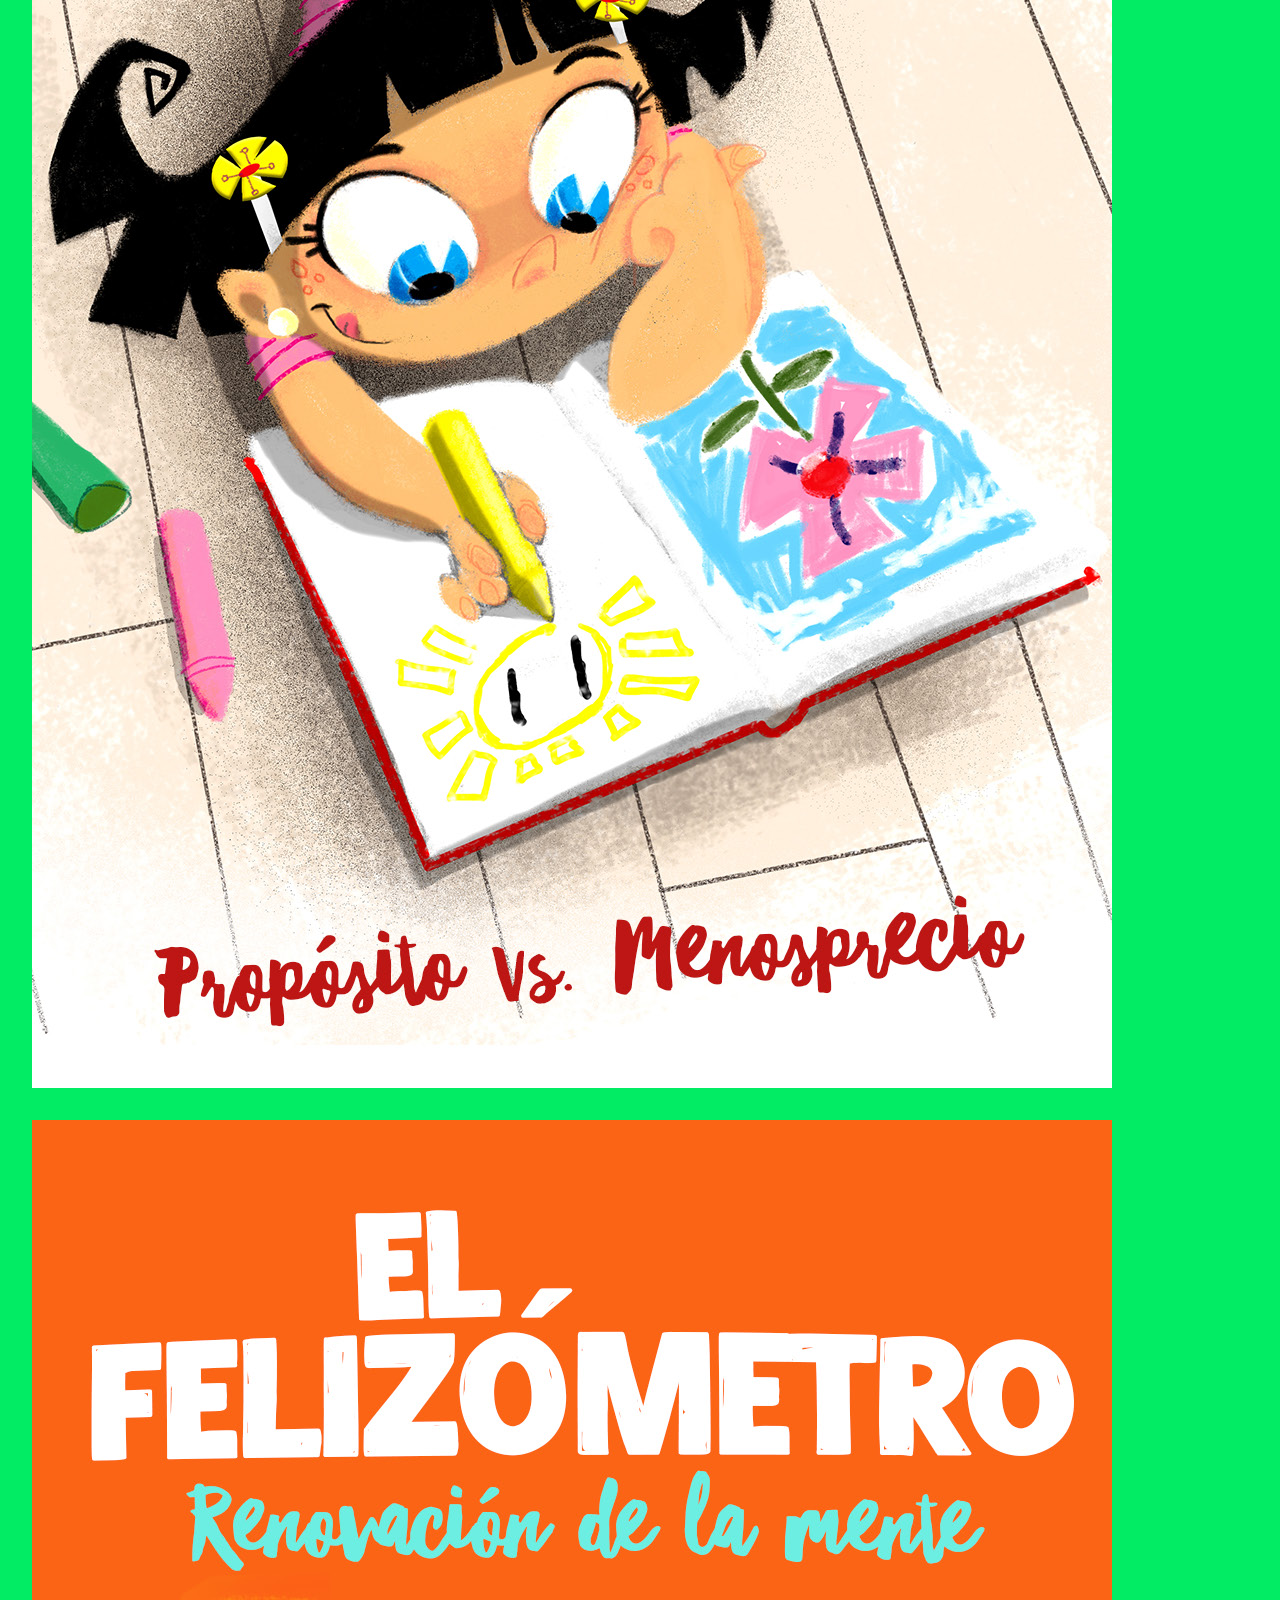
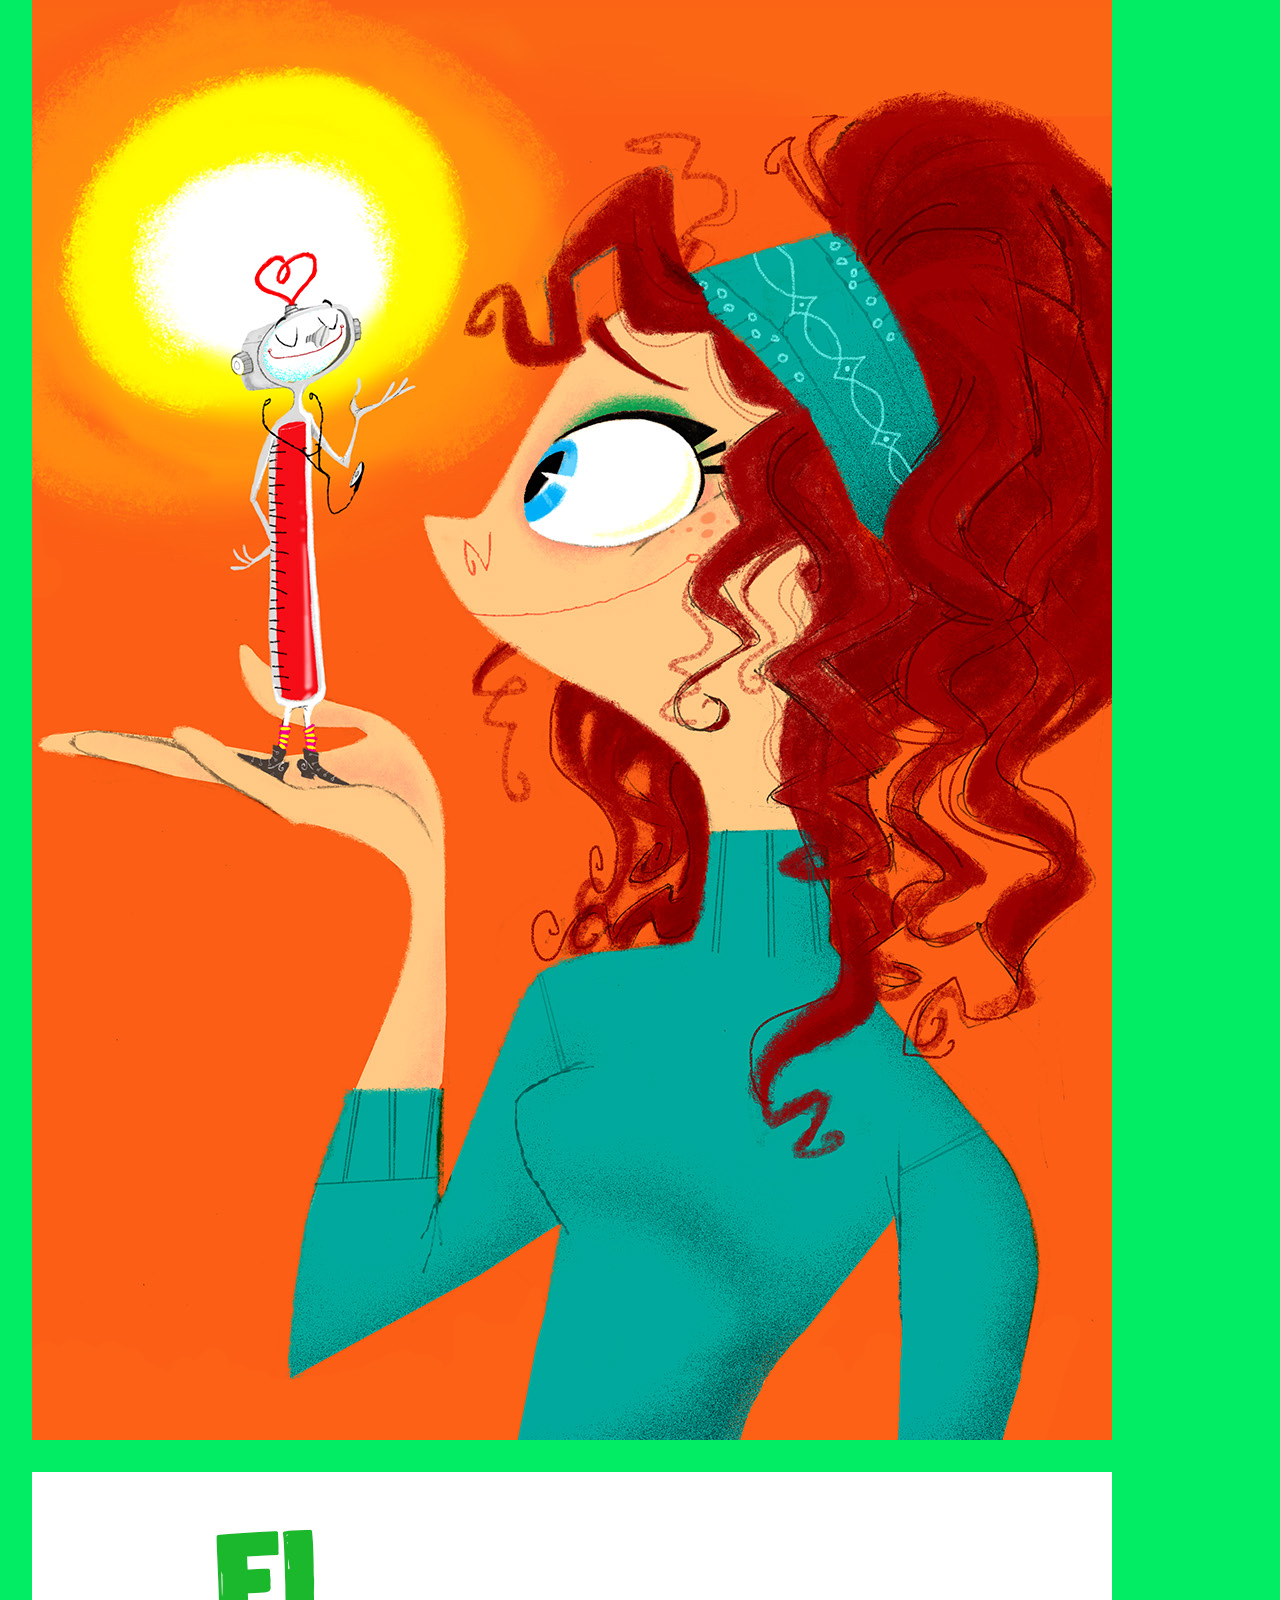
<file: paginas/libros/index.html>
<!DOCTYPE html>
<html lang="es">
<head>
	<meta charset="UTF-8">
	<title>Cuentos para chicos</title>
	<link rel="stylesheet" href="../../reset.css">
	<link rel="stylesheet" href="../styles.css">
	<style>
		
		.libro {
			width: 30%;
		}

	</style>
</head>
<body>

	<div class="container" id="container">
		
		<div class="tarea" id="tarea">

			<a href="pdfs/intro_para_padres.pdf" class="libro">
				<img src="images/intro_para_padres.jpg" alt="Intro para padres">
			</a>
			<a href="pdfs/agua_contaminada.pdf" class="libro">
				<img src="images/agua_contaminada.png" alt="Agua Contaminada">
			</a>
			<a href="pdfs/bella_estrella.pdf" class="libro">
				<img src="images/bella_estrella.png" alt="Bella Estrella">
			</a>
			<a href="pdfs/buena_idea_mala_idea.pdf" class="libro">
				<img src="images/buena_idea_mala_idea.png" alt="Buena Idea, Mala Idea">
			</a>
			<a href="pdfs/el_arbol_amargado.pdf" class="libro">
				<img src="images/el_arbol_amargado.png" alt="El Arbol Amargado">
			</a>
			<a href="pdfs/el_buho_abusivo.pdf" class="libro">
				<img src="images/el_buho_abusivo.png" alt="El Buho Abusivo">
			</a>
			<a href="pdfs/el_cuaderno_sin_letras.pdf" class="libro">
				<img src="images/el_cuaderno_sin_letras.png" alt="El Cuaderno Sin Letras">
			</a>
			<a href="pdfs/el_felizometro.pdf" class="libro">
				<img src="images/el_felizometro.png" alt="El Felizometro">
			</a>
			<a href="pdfs/el_gobernante_arrogante.pdf" class="libro">
				<img src="images/el_gobernante_arrogante.png" alt="El Gobernante Arrogante">
			</a>
			<a href="pdfs/el_gran_dia.pdf" class="libro">
				<img src="images/el_gran_dia.png" alt="El Gran Dia">
			</a>
			<a href="pdfs/el_jardin_destruido.pdf" class="libro">
				<img src="images/el_jardin_destruido.png" alt="El Jardin Destruido">
			</a>
			<a href="pdfs/el_tordo_no_estaba_sordo.pdf" class="libro">
				<img src="images/el_tordo_no_estaba_sordo.png" alt="El Torno No Estaba Sordo">
			</a>
			<a href="pdfs/hormigas_sin_amigas.pdf" class="libro">
				<img src="images/hormigas_sin_amigas.png" alt="Hormigas Sin Amigas">
			</a>
			<a href="pdfs/la_fragil_y_fuerte_mariposa.pdf" class="libro">
				<img src="images/la_fragil_y_fuerte_mariposa.png" alt="La Fragil y Fuerte Mariposa">
			</a>
			<a href="pdfs/la_pelota_que_no_rebota.pdf" class="libro">
				<img src="images/la_pelota_que_no_rebota.png" alt="La Pelota Que No Rebota">
			</a>
			<a href="pdfs/la_pesadilla_de_la_ardilla.pdf" class="libro">
				<img src="images/la_pesadilla_de_la_ardilla.png" alt="La Pesadilla De La Ardilla">
			</a>
			<a href="pdfs/la_vasija_de_barro.pdf" class="libro">
				<img src="images/la_vasija_de_barro.png" alt="La Vasija De Barro">
			</a>
			<a href="pdfs/lucy_la_luciernaga.pdf" class="libro">
				<img src="images/lucy_la_luciernaga.png" alt="Lucy La Luciernaga">
			</a>
			<a href="pdfs/montanas_movedizas.pdf" class="libro">
				<img src="images/montanas_movedizas.png" alt="Montañas Movedizas">
			</a>
			<a href="pdfs/singular_sinfonia.pdf" class="libro">
				<img src="images/sinfonia_singular.png" alt="Sinfonia Singular">
			</a>
			<a href="pdfs/tomas_el_sonador.pdf" class="libro">
				<img src="images/tomas_el_sonador.png" alt="Tomas EL Soñador">
			</a>
			<a href="pdfs/una_abeja_ejemplar.pdf" class="libro">
				<img src="images/una_abeja_ejemplar.png" alt="Una Abeja Ejemplar">
			</a>
			<a href="pdfs/un_pasatiempo_a_destiempo.pdf" class="libro">
				<img src="images/un_pasatiempo_a_destiempo.png" alt="Un Pasatiempo a Destiempo">
			</a>
			<a href="pdfs/un_siseo_desesperado.pdf" class="libro">
				<img src="images/un_siseo_desesperado.png" alt="Un Siseo Desesperado">
			</a>
			<a href="pdfs/vaya_oveja.pdf" class="libro">
				<img src="images/vaya_oveja.png" alt="¡Vaya Oveja!">
			</a>

		</div>

	</div>
	
</body>
</html>
</file>
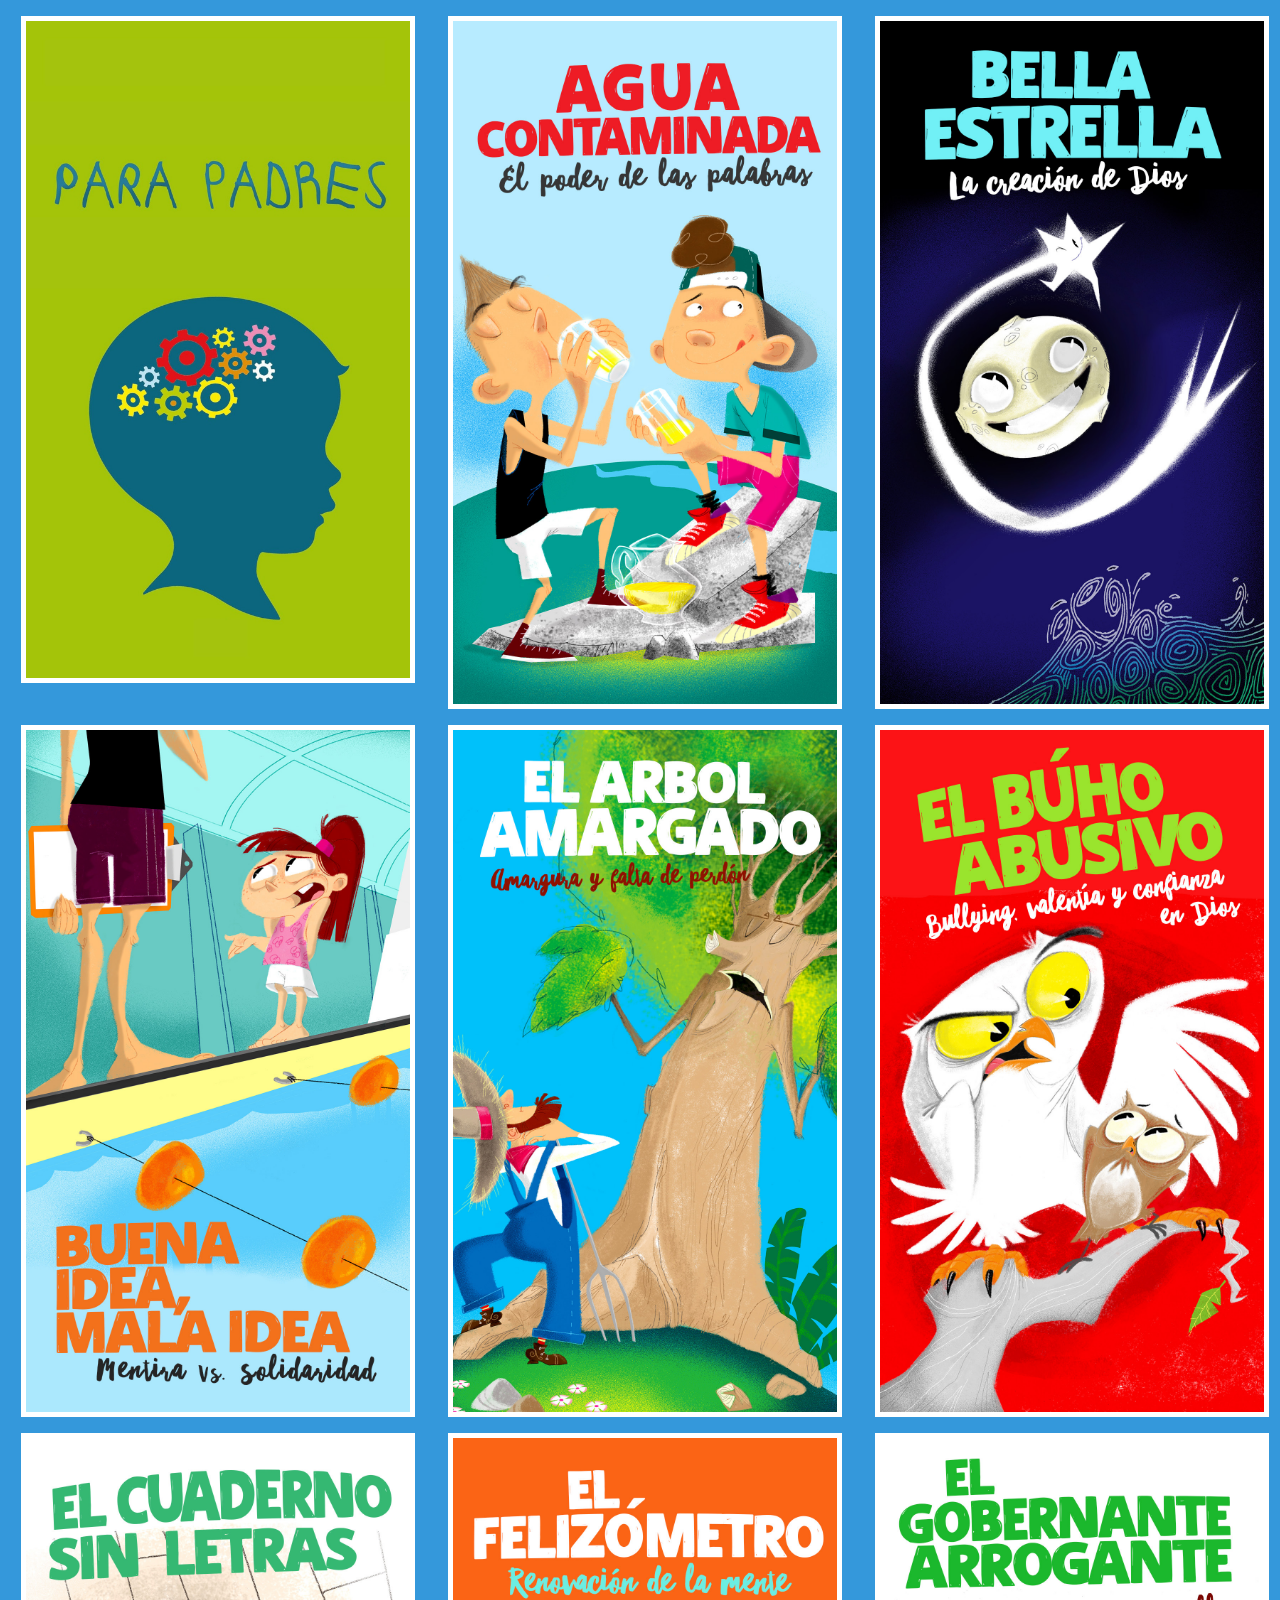
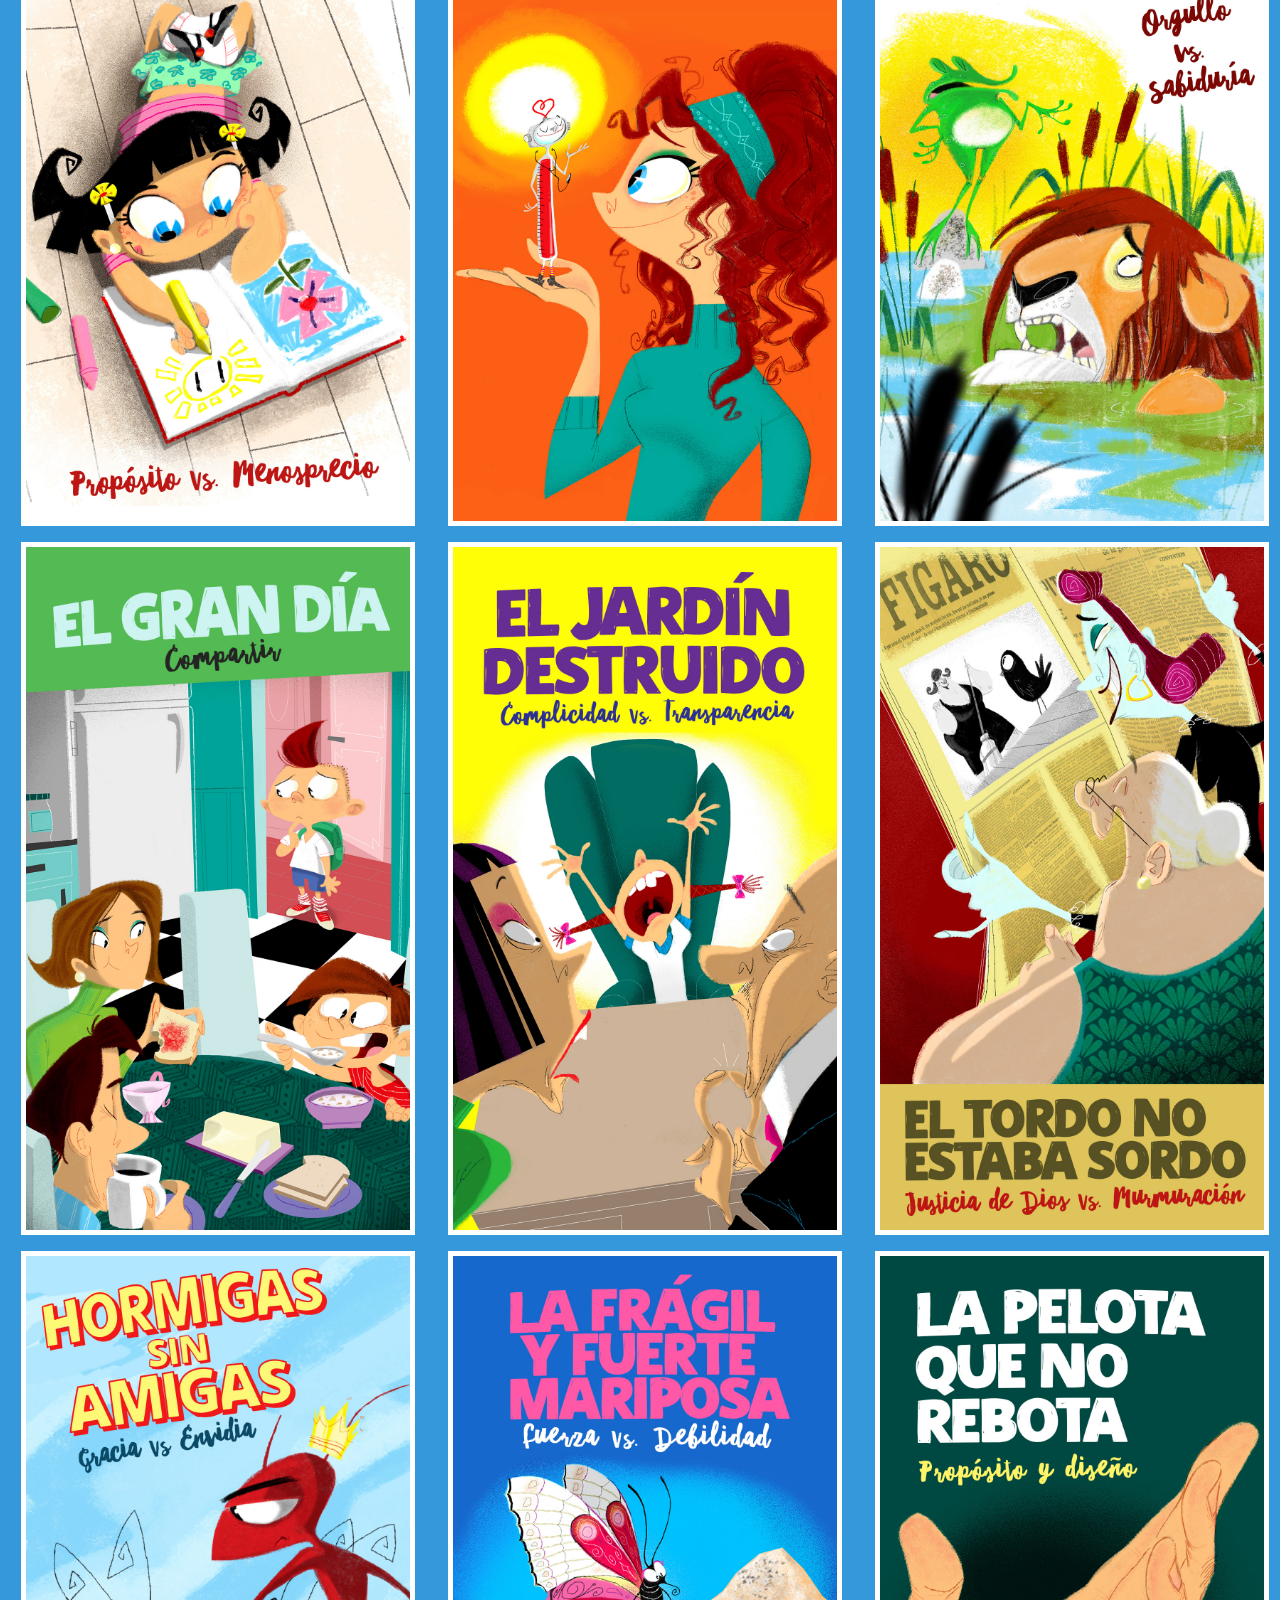
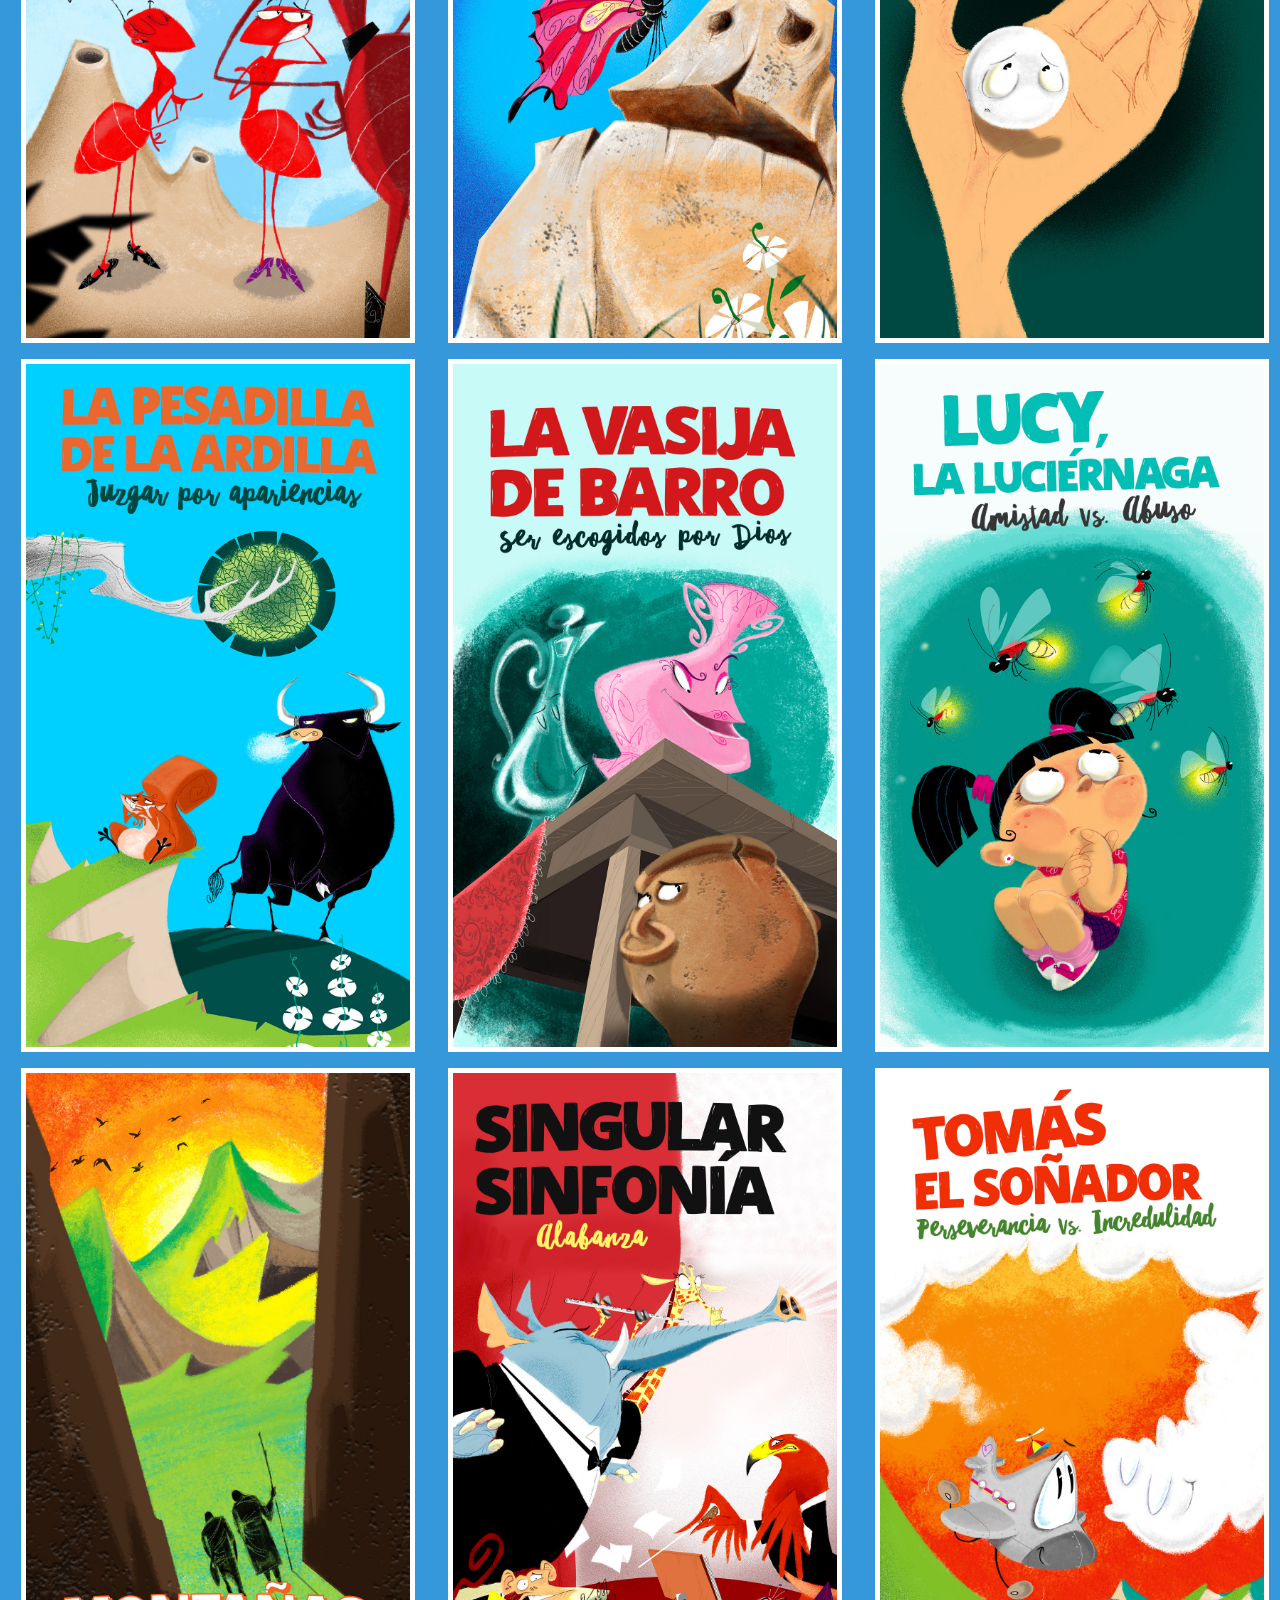
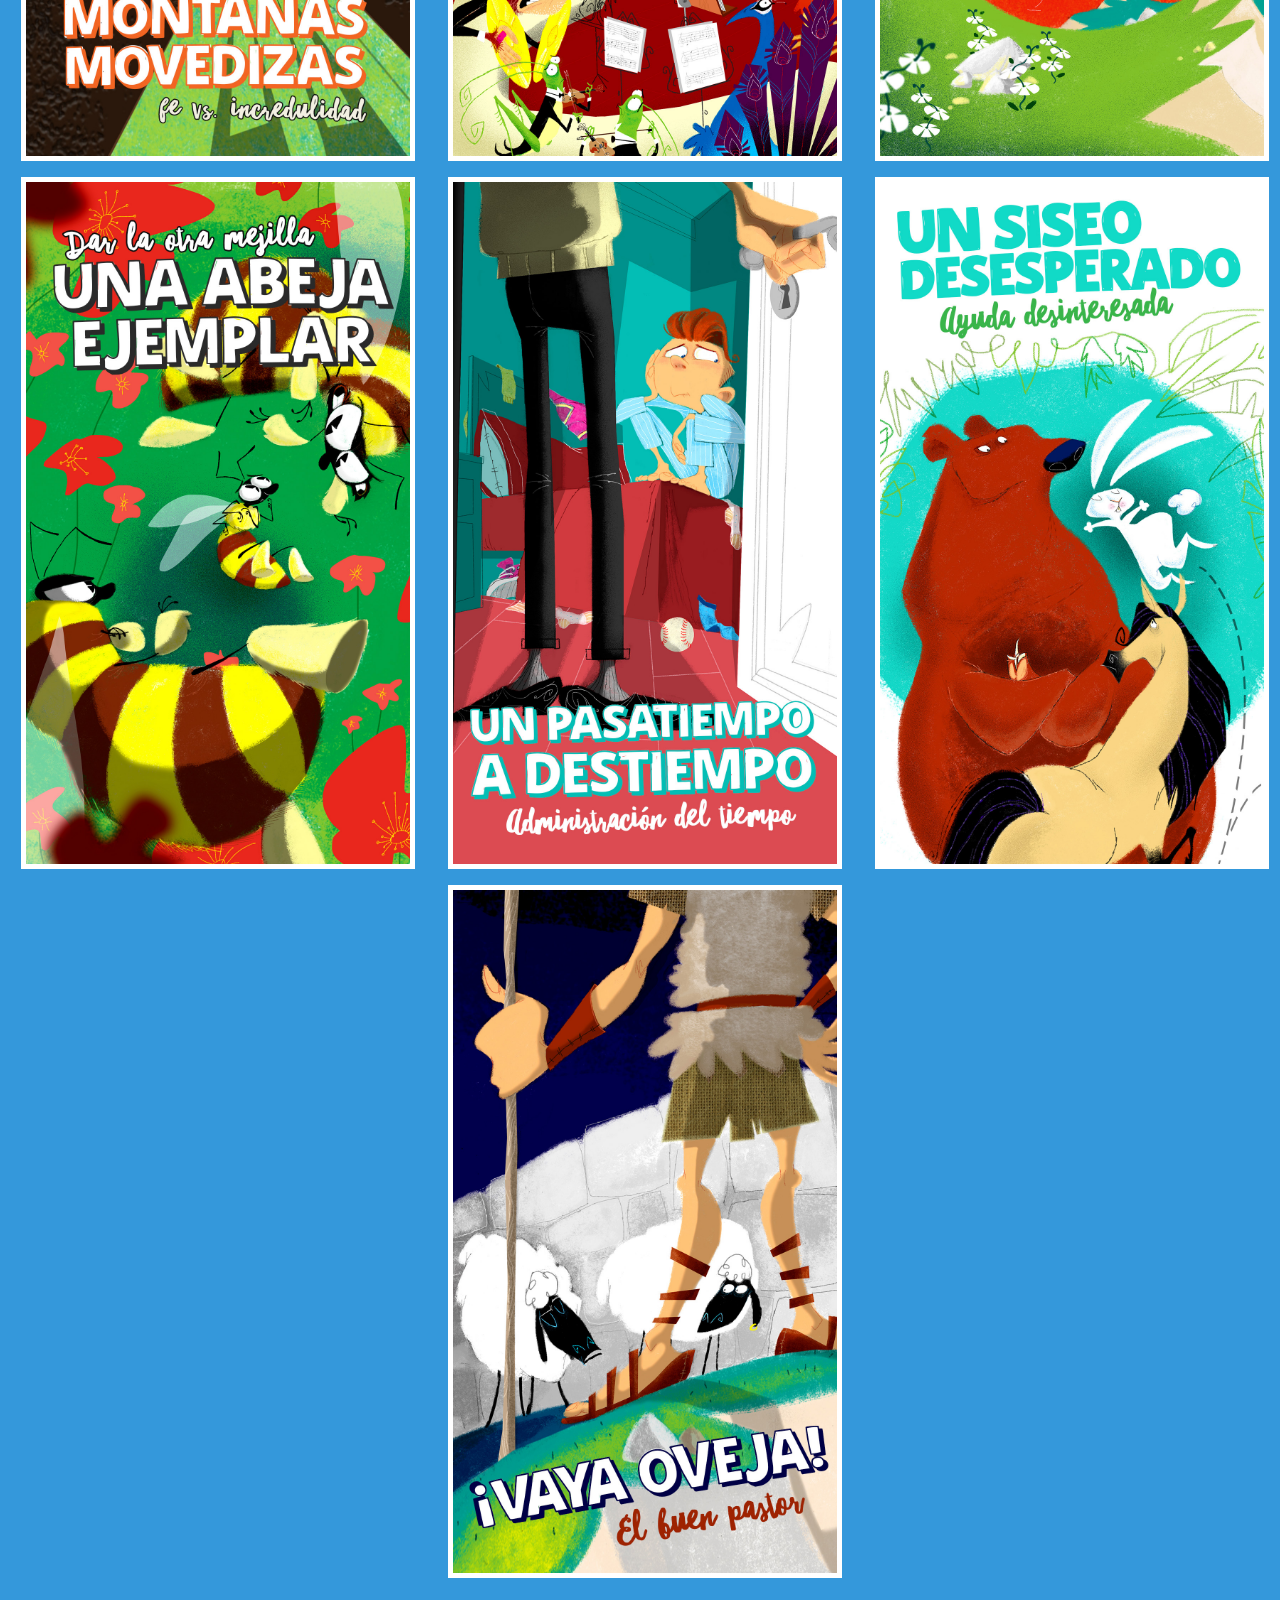
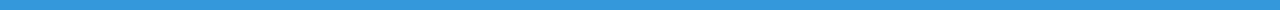
<file: paginas/libros/index2.html>
<!DOCTYPE html>
<html lang="es">
<head>
	<meta charset="UTF-8">
	<title>Cuentos para chicos</title>
	<link rel="stylesheet" href="../../reset.css">
	<style>

		.container {
			background: #3498DB;

			padding: 1em 0 1em 0;
		}
		
		.libros {
			display: -webkit-flex;
			display: -moz-flex;
			display: -ms-flex;
			display: -o-flex;
			display: flex;
			justify-content: space-around;
			flex-wrap: wrap;

			text-align: center;
		}

		.libros .libro {
			height: auto;

			cursor: pointer;

			margin-bottom: 1em;
		}

		.libros .libro img {
			width: 100%;
			height: auto;

			border: 5px solid white;
		}

		@media all and (min-width: 1100px) {
			.libros .libro {
				width: 30%;
			}
		}
		@media all and (min-width: 750px) and (max-width: 1100px) {
			.libros .libro {
				width: 45%;
			}
		}
		@media all and (max-width: 750px) {
			.libros .libro {
				width: 90%;
			}
		}

	</style>
</head>
<body>

	<div class="container" id="container">
		
		<div class="libros" id="libros">

			<a href="pdfs/intro_para_padres.pdf" class="libro">
				<img src="images/intro_para_padres.jpg" alt="Intro para padres">
			</a>
			<a href="pdfs/agua_contaminada.pdf" class="libro">
				<img src="images/agua_contaminada.png" alt="Agua Contaminada">
			</a>
			<a href="pdfs/bella_estrella.pdf" class="libro">
				<img src="images/bella_estrella.png" alt="Bella Estrella">
			</a>
			<a href="pdfs/buena_idea_mala_idea.pdf" class="libro">
				<img src="images/buena_idea_mala_idea.png" alt="Buena Idea, Mala Idea">
			</a>
			<a href="pdfs/el_arbol_amargado.pdf" class="libro">
				<img src="images/el_arbol_amargado.png" alt="El Arbol Amargado">
			</a>
			<a href="pdfs/el_buho_abusivo.pdf" class="libro">
				<img src="images/el_buho_abusivo.png" alt="El Buho Abusivo">
			</a>
			<a href="pdfs/el_cuaderno_sin_letras.pdf" class="libro">
				<img src="images/el_cuaderno_sin_letras.png" alt="El Cuaderno Sin Letras">
			</a>
			<a href="pdfs/el_felizometro.pdf" class="libro">
				<img src="images/el_felizometro.png" alt="El Felizometro">
			</a>
			<a href="pdfs/el_gobernante_arrogante.pdf" class="libro">
				<img src="images/el_gobernante_arrogante.png" alt="El Gobernante Arrogante">
			</a>
			<a href="pdfs/el_gran_dia.pdf" class="libro">
				<img src="images/el_gran_dia.png" alt="El Gran Dia">
			</a>
			<a href="pdfs/el_jardin_destruido.pdf" class="libro">
				<img src="images/el_jardin_destruido.png" alt="El Jardin Destruido">
			</a>
			<a href="pdfs/el_tordo_no_estaba_sordo.pdf" class="libro">
				<img src="images/el_tordo_no_estaba_sordo.png" alt="El Torno No Estaba Sordo">
			</a>
			<a href="pdfs/hormigas_sin_amigas.pdf" class="libro">
				<img src="images/hormigas_sin_amigas.png" alt="Hormigas Sin Amigas">
			</a>
			<a href="pdfs/la_fragil_y_fuerte_mariposa.pdf" class="libro">
				<img src="images/la_fragil_y_fuerte_mariposa.png" alt="La Fragil y Fuerte Mariposa">
			</a>
			<a href="pdfs/la_pelota_que_no_rebota.pdf" class="libro">
				<img src="images/la_pelota_que_no_rebota.png" alt="La Pelota Que No Rebota">
			</a>
			<a href="pdfs/la_pesadilla_de_la_ardilla.pdf" class="libro">
				<img src="images/la_pesadilla_de_la_ardilla.png" alt="La Pesadilla De La Ardilla">
			</a>
			<a href="pdfs/la_vasija_de_barro.pdf" class="libro">
				<img src="images/la_vasija_de_barro.png" alt="La Vasija De Barro">
			</a>
			<a href="pdfs/lucy_la_luciernaga.pdf" class="libro">
				<img src="images/lucy_la_luciernaga.png" alt="Lucy La Luciernaga">
			</a>
			<a href="pdfs/montanas_movedizas.pdf" class="libro">
				<img src="images/montanas_movedizas.png" alt="Montañas Movedizas">
			</a>
			<a href="pdfs/singular_sinfonia.pdf" class="libro">
				<img src="images/sinfonia_singular.png" alt="Sinfonia Singular">
			</a>
			<a href="pdfs/tomas_el_sonador.pdf" class="libro">
				<img src="images/tomas_el_sonador.png" alt="Tomas EL Soñador">
			</a>
			<a href="pdfs/una_abeja_ejemplar.pdf" class="libro">
				<img src="images/una_abeja_ejemplar.png" alt="Una Abeja Ejemplar">
			</a>
			<a href="pdfs/un_pasatiempo_a_destiempo.pdf" class="libro">
				<img src="images/un_pasatiempo_a_destiempo.png" alt="Un Pasatiempo a Destiempo">
			</a>
			<a href="pdfs/un_siseo_desesperado.pdf" class="libro">
				<img src="images/un_siseo_desesperado.png" alt="Un Siseo Desesperado">
			</a>
			<a href="pdfs/vaya_oveja.pdf" class="libro">
				<img src="images/vaya_oveja.png" alt="¡Vaya Oveja!">
			</a>

		</div>

	</div>
	
</body>
</html>
</file>
<file: styles.css>
@media all and (min-width: 1000px) {
  .game {
    width: 30%;
  }
  .game p {
    font-size: 1.5em;
  }
}
@media all and (min-width: 750px) and (max-width: 1000px) {
  .game {
    width: 45%;
  }
  .game p {
    font-size: 1.75em;
  }
}
@media all and (max-width: 750px) {
  .game {
    width: 90%;
  }
  .game p {
    font-size: 2em;
  }
}
#container, html, body {
  width: 100%;
  min-height: 100%;
}

span {
  font-family: "hdj";
  margin: 0;
}

.menu {
  background: #02EC64;
  display: -moz-flex;
  display: -ms-flex;
  display: -o-flex;
  display: flex;
  justify-content: space-between;
  border-bottom: 5px solid #02EC64;
  box-shadow: 0px 10px 20px 0px white;
  position: relative;
  z-index: 1000;
}
.menu h1, .menu span {
  font-size: 2rem;
  padding-right: 0;
}
.menu a {
  background: #4EC700;
  padding: 0;
}
.menu * {
  padding: 1em;
  margin-right: 1em;
  color: #FFF;
}

.games {
  display: -moz-flex;
  display: -ms-flex;
  display: -o-flex;
  display: flex;
  flex-wrap: wrap;
  justify-content: center;
  background: #02EC64;
  min-height: calc(100vh - 7em + 8px);
}
.games .game {
  height: auto;
  margin: 1em;
  background: #4EC700;
  display: -moz-flex;
  display: -ms-flex;
  display: -o-flex;
  display: flex;
  flex-direction: column;
  position: relative;
  overflow: hidden;
}
.games .game:hover {
  cursor: pointer;
}
.games .game:hover img {
  transform: scale(1.25);
  transition: transform 0.5s;
}
.games .game img {
  width: 95%;
  height: auto;
  overflow: hidden;
  margin: 2.5%;
  transition: transform 0.5s;
}
.games .game p {
  text-align: center;
  color: #FFF;
  background: #4EC700;
  padding: 0.25em;
  position: relative;
  z-index: 900;
}

.tutorial {
  position: absolute;
  bottom: 1em;
  right: 1em;
  z-index: 2000;
  font-size: 1.5em;
  padding: 0.25em 0.5em;
  border: 2px solid orange;
  border-radius: 10px;
  background: crimson;
  cursor: pointer;
}
</file>
<file: fonts.css>
@charset "UTF-8";

@font-face {
  font-family: "hdj";
  src:url("fonts/hdj.eot");
  src:url("fonts/hdj.eot?#iefix") format("embedded-opentype"),
    url("fonts/hdj.woff") format("woff"),
    url("fonts/hdj.ttf") format("truetype"),
    url("fonts/hdj.svg#hdj") format("svg");
  font-weight: normal;
  font-style: normal;

}

[data-icon]:before {
  font-family: "hdj" !important;
  content: attr(data-icon);
  font-style: normal !important;
  font-weight: normal !important;
  font-variant: normal !important;
  text-transform: none !important;
  speak: none;
  line-height: 1;
  -webkit-font-smoothing: antialiased;
  -moz-osx-font-smoothing: grayscale;
}

[class^="icon-"]:before,
[class*=" icon-"]:before {
  font-family: "hdj" !important;
  font-style: normal !important;
  font-weight: normal !important;
  font-variant: normal !important;
  text-transform: none !important;
  speak: none;
  line-height: 1;
  -webkit-font-smoothing: antialiased;
  -moz-osx-font-smoothing: grayscale;
}

.icon-child:before {
  content: "\61";
}
</file>
<file: paginas/styles.css>
@media all and (min-width: 1000px) {
  .act-images a {
    width: 50%;
  }
}
@media all and (min-width: 750px) and (max-width: 1000px) {
  .act-images a {
    width: 45%;
  }
}
@media all and (max-width: 750px) {
  .act-images a {
    width: 90%;
  }
}
#container, html, body {
  min-height: 100%;
  background: #02EC64;
  display: -moz-flex;
  display: -ms-flex;
  display: -o-flex;
  display: flex;
  flex-direction: column;
}

.video-responsive {
  position: relative;
  padding-bottom: 56.25%;
  padding-top: 30px;
  height: 0;
  overflow: hidden;
}

.video-responsive iframe,
.video-responsive object,
.video-responsive embed {
  position: absolute;
  top: 0;
  left: 0;
  width: 100%;
  height: 100%;
}

.tarea {
  padding: 0;
  margin: 0;
}
.tarea h1, .tarea span {
  font-size: 2rem;
  padding-right: 0;
}
.tarea * {
  padding: 1em;
  margin-right: 1em;
  color: #FFF;
}
.tarea h1 {
  border-bottom: 5px solid white;
  text-align: center;
  margin: 0;
}
.tarea .act-images {
  display: -moz-flex;
  display: -ms-flex;
  display: -o-flex;
  display: flex;
  justify-content: center;
  padding: 0;
  margin: 0;
}
.tarea .act-images a {
  display: -moz-flex;
  display: -ms-flex;
  display: -o-flex;
  display: flex;
  justify-content: center;
  align-items: center;
}
.tarea .act-images img {
  width: 100%;
  padding: 0;
  margin: 0;
}

.upload {
  background: #4EC700;
  cursor: pointer;
  font-size: 1.5em;
  font-weight: bold;
}
.upload a {
  color: #FFF;
  padding: 1em;
  display: block;
}
.upload h1 a {
  background: #24fd7f;
  padding: 1em;
  border-bottom: 5px solid #02EC64;
}

.parrafos p {
  font-size: 1.65em;
  padding: 0.5em 0;
}
.parrafos i {
  font-style: italic;
  text-decoration: underline;
  margin: 0;
  padding: 0;
}
.parrafos ul {
  padding: 0.5em 1em;
  list-style: square inside;
}
.parrafos ul li {
  padding: 0.25em 0;
  font-size: 1.35em;
}
.parrafos ul a {
  padding: 0;
  margin: 0;
  text-decoration: underline;
}

.actividad {
  display: -moz-flex;
  display: -ms-flex;
  display: -o-flex;
  display: flex;
  justify-content: center;
  align-items: center;
  margin: 1em 0;
}
.actividad .act {
  display: none;
  text-align: center;
  width: 100%;
}
.actividad .act-pregunta {
  width: 30%;
  background: #4EC700;
  color: #FFF;
  padding: 1em;
  font-size: 1.5em;
}
.actividad .act-pregunta > p {
  padding: 0.5em;
  text-align: center;
}
.actividad .act-pregunta .options {
  display: -moz-flex;
  display: -ms-flex;
  display: -o-flex;
  display: flex;
  justify-content: space-around;
  align-items: center;
}
.actividad .act-pregunta .options a {
  color: white;
}
.actividad .act-pregunta .options p {
  padding: 0.5em;
  width: 30%;
  text-align: center;
  background: #02EC64;
  cursor: pointer;
}

.consigna {
  padding: 1em;
}
.consigna h1 {
  font-size: 2em;
  font-weight: bold;
  color: white;
  text-align: center;
  border-bottom: 5px solid #FFF;
  padding: 0.5em;
}
.consigna p {
  color: white;
  font-size: 1.5em;
  padding: 0.5em;
}

h1.desafio {
  background: #4EC700;
}
</file>
